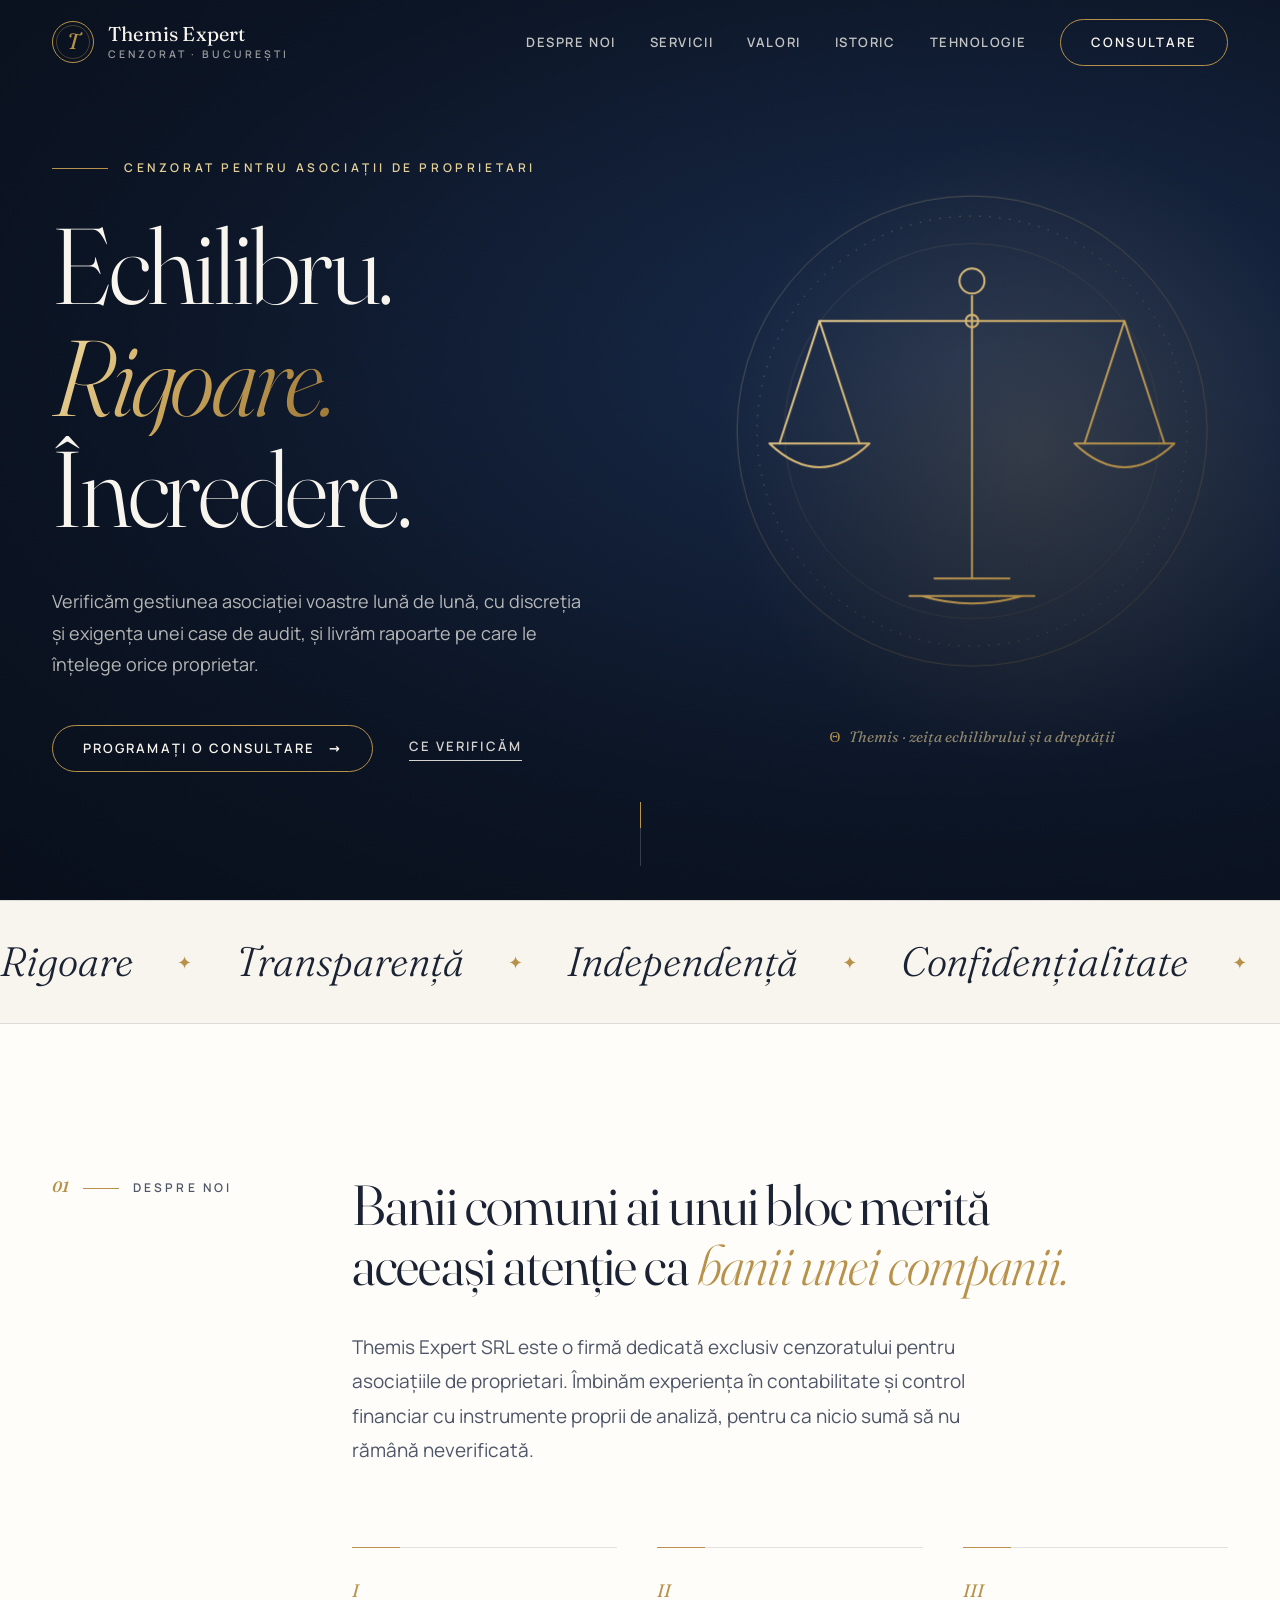
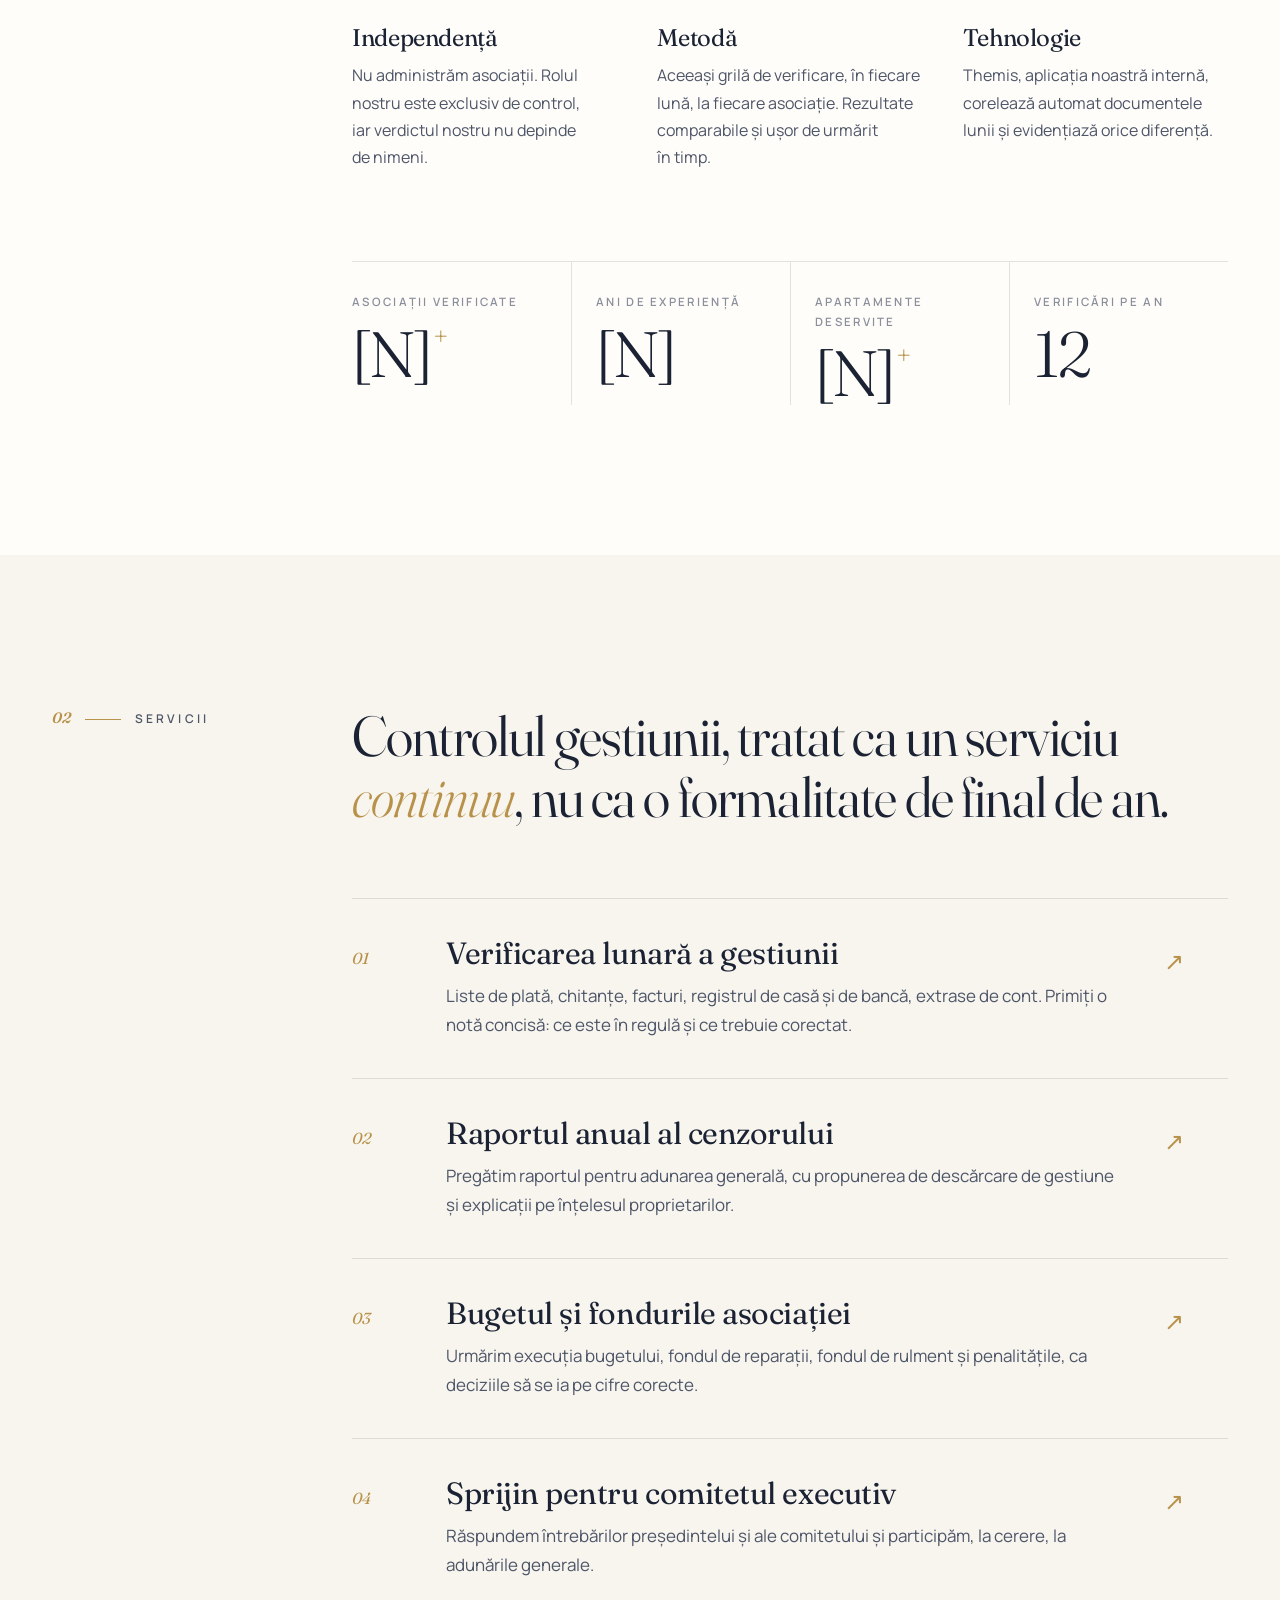
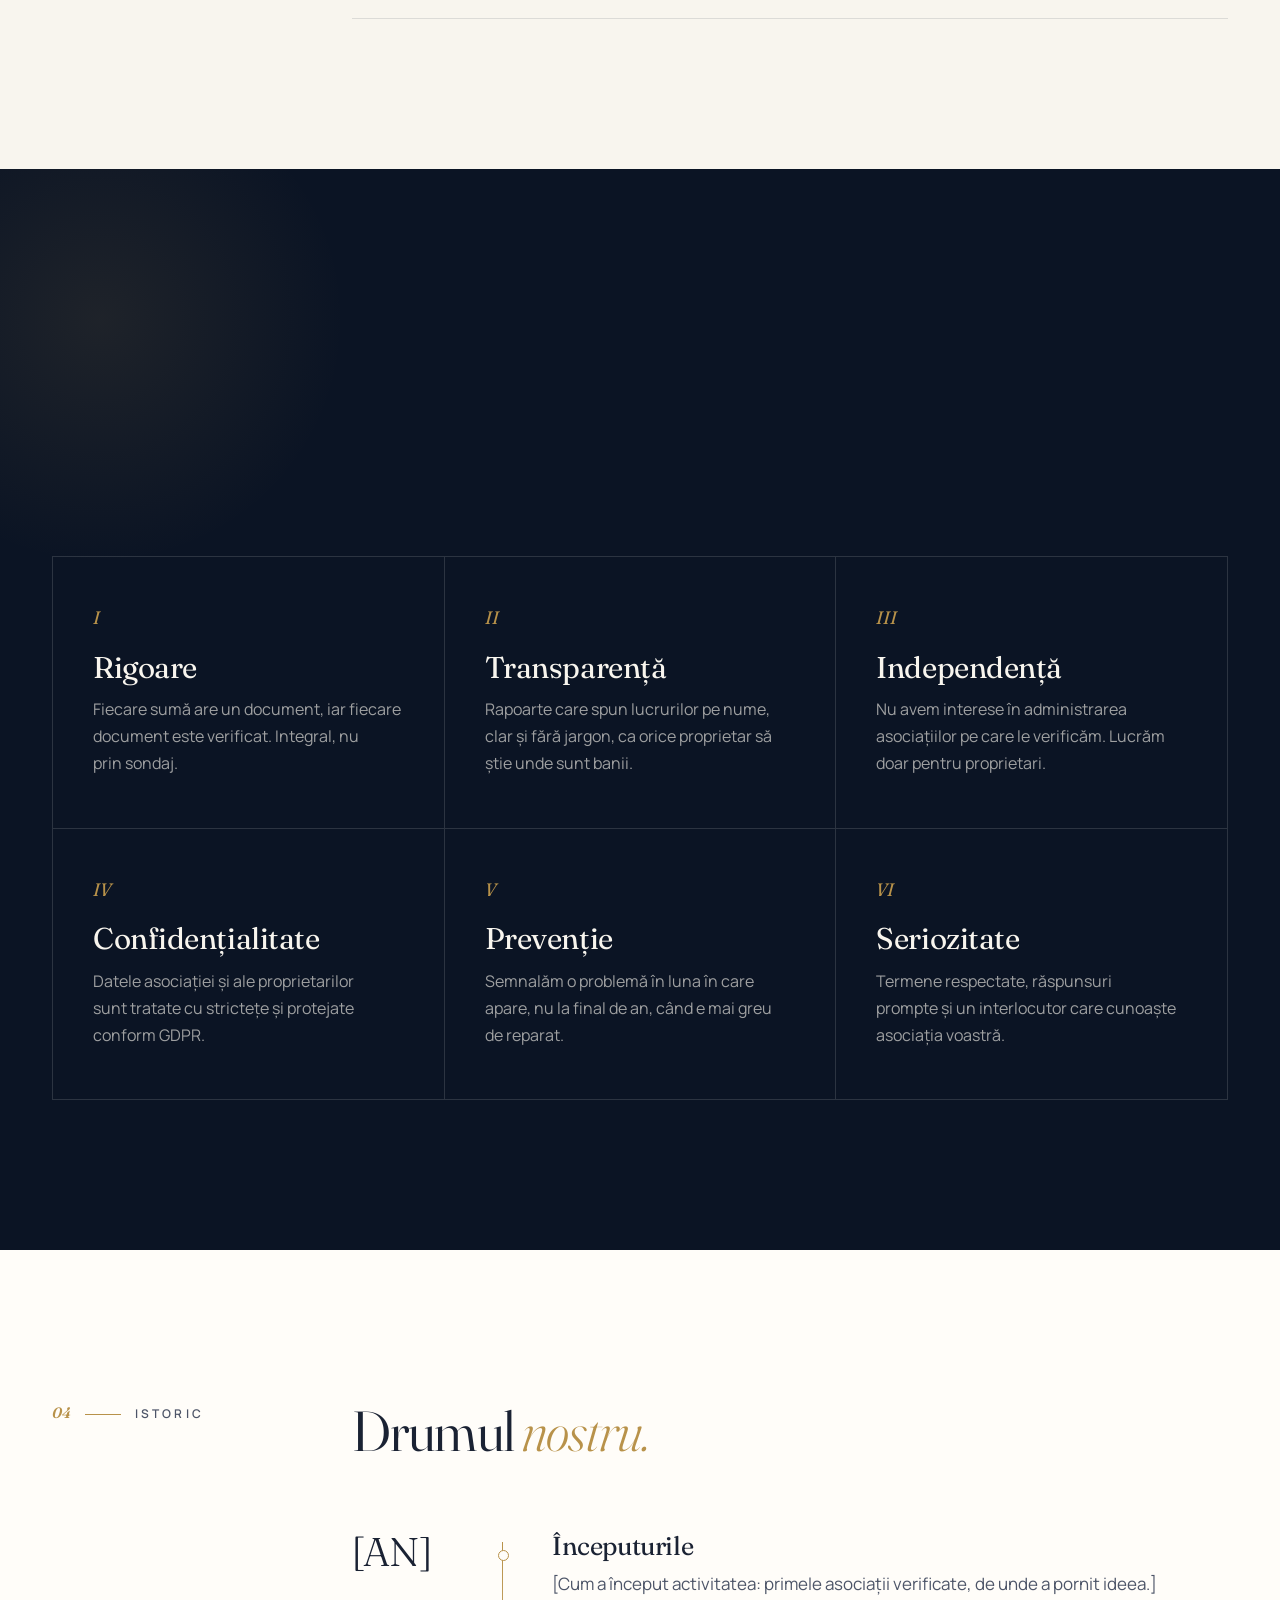
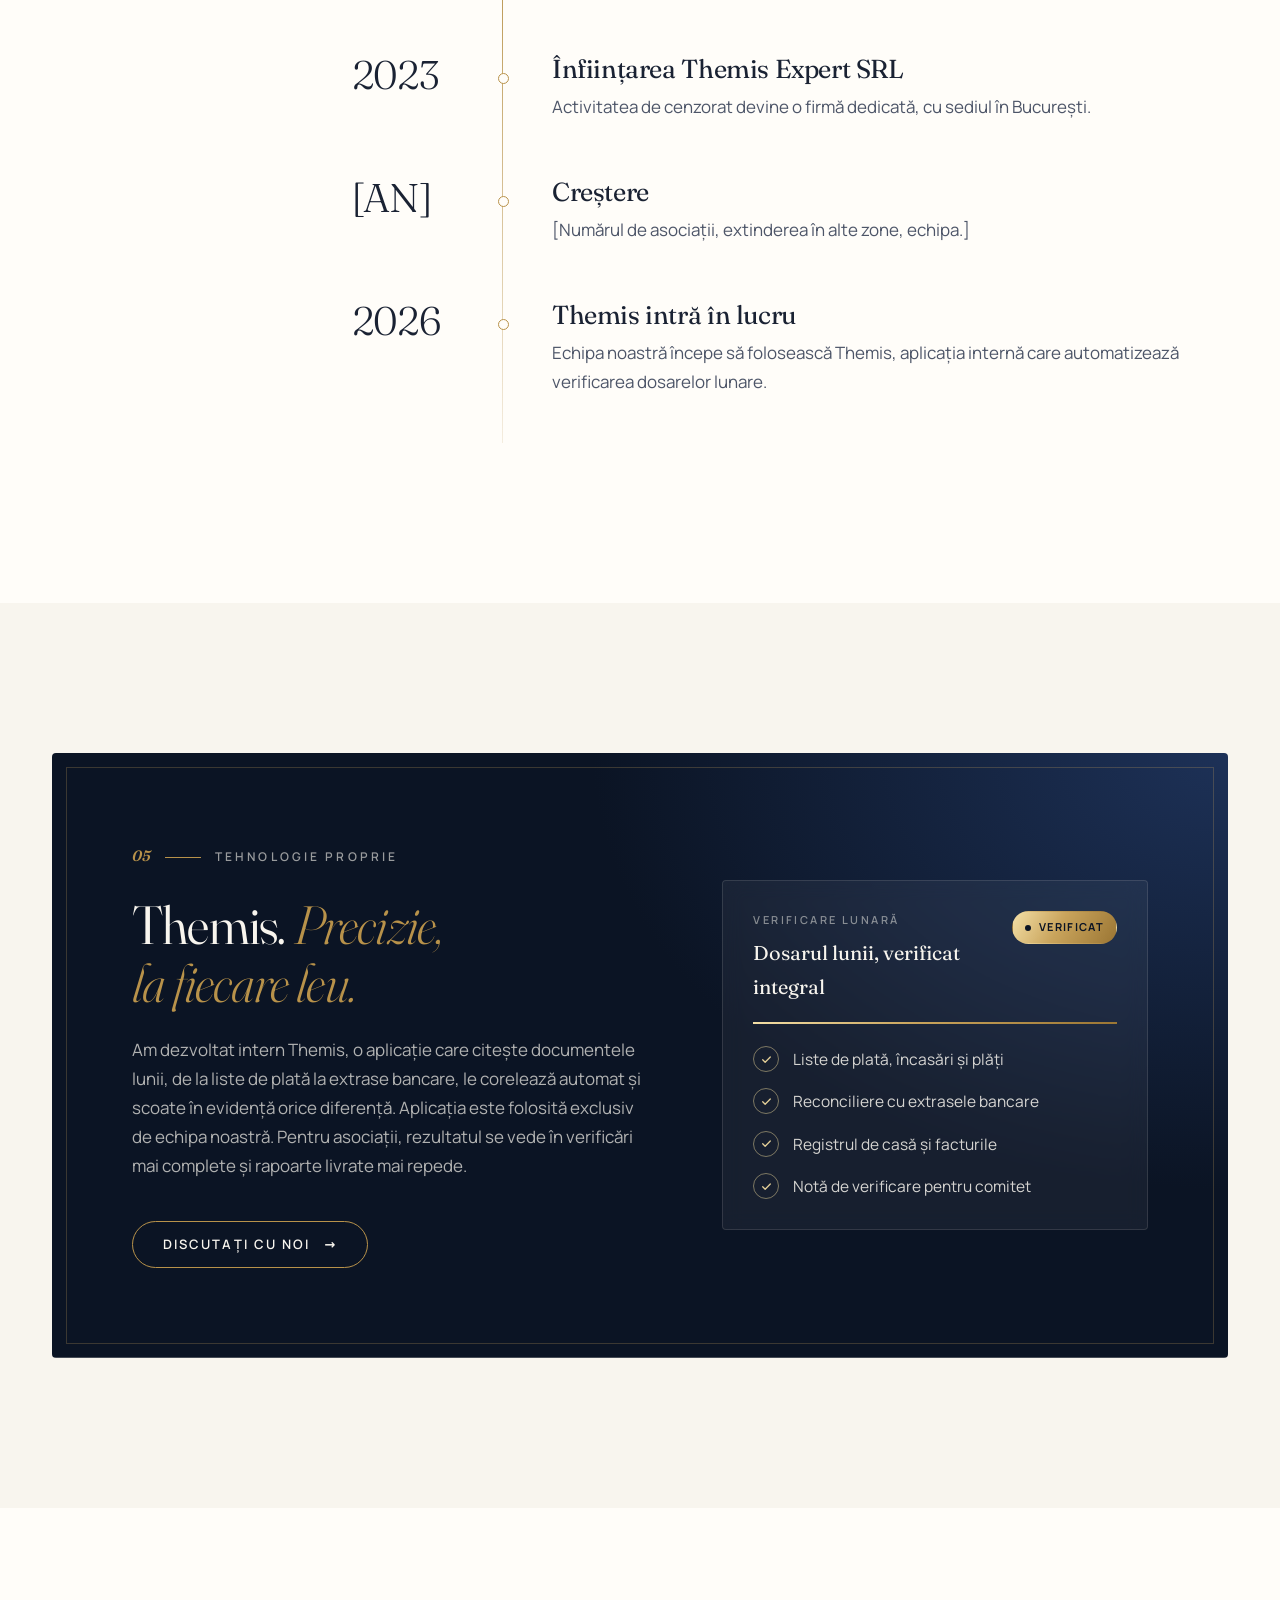
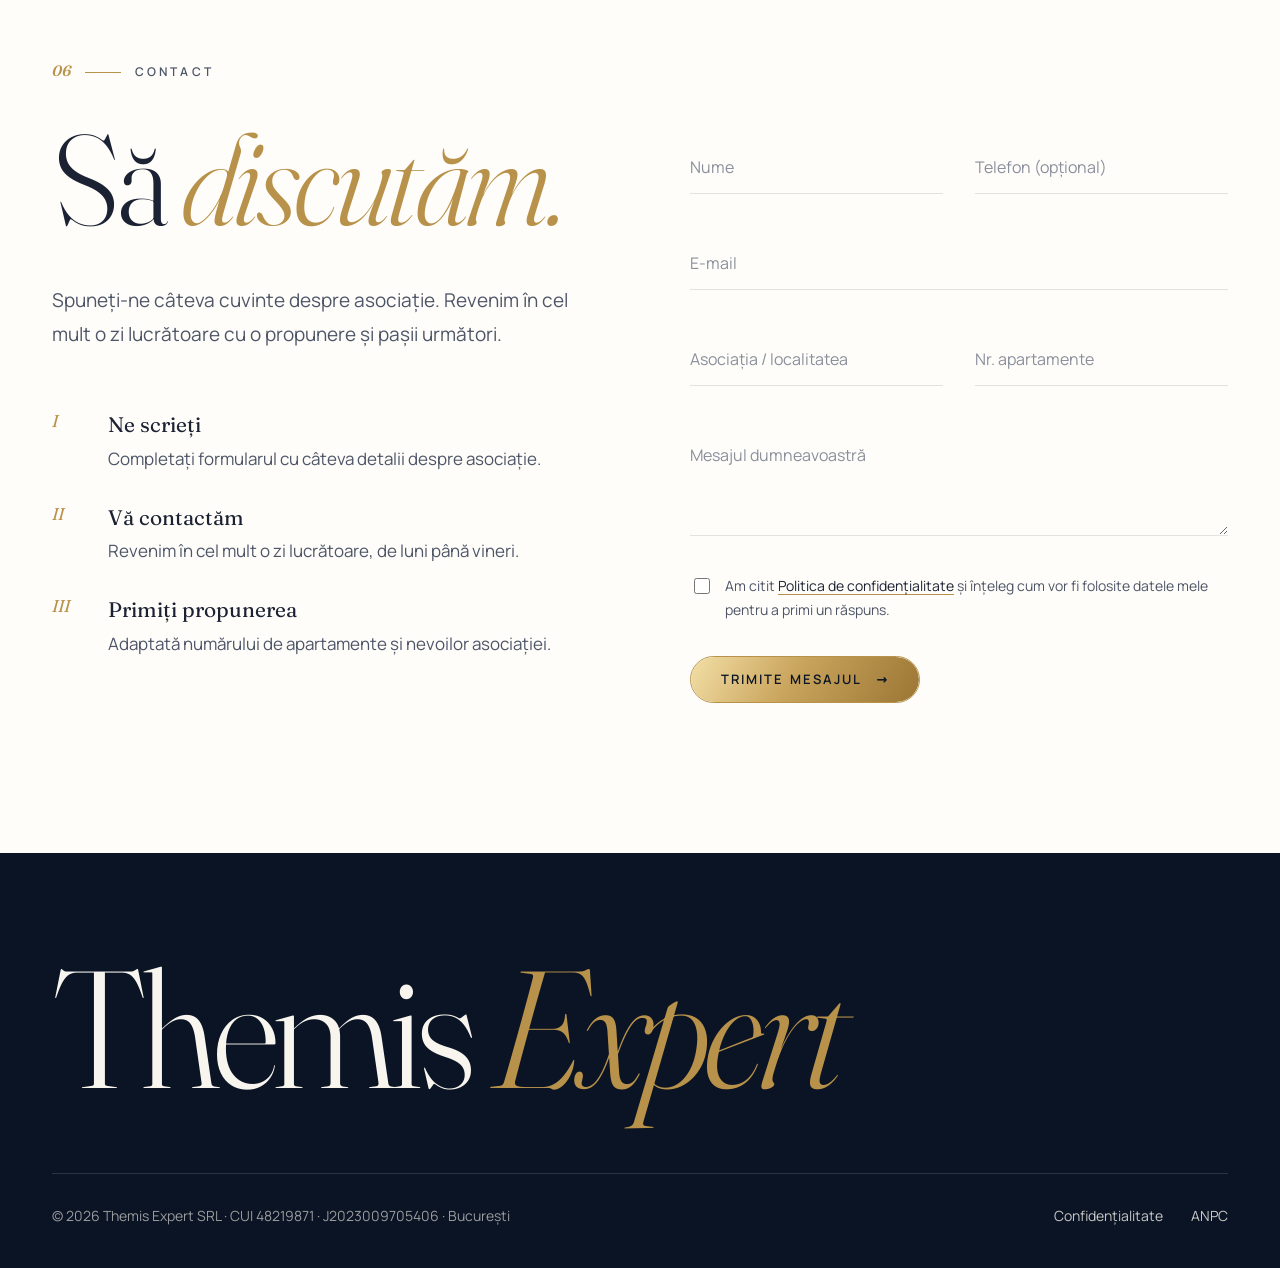
<file: index.html>
<!doctype html>
<html lang="ro">
<head>
  <meta charset="utf-8">
  <meta name="viewport" content="width=device-width, initial-scale=1">
  <title>Themis Expert – Cenzorat pentru asociații de proprietari</title>
  <meta name="description" content="Themis Expert SRL oferă servicii de cenzorat pentru asociațiile de proprietari: verificarea lunară a gestiunii, rapoarte clare pentru adunarea generală și conformitate cu Legea 196/2018.">
  <meta name="theme-color" content="#0b1424">
  <link rel="canonical" href="https://administrez.ro/">
  <meta property="og:type" content="website">
  <meta property="og:title" content="Themis Expert – Cenzorat pentru asociații de proprietari">
  <meta property="og:description" content="Echilibru, rigoare și încredere în gestiunea asociației voastre.">
  <meta property="og:url" content="https://administrez.ro/">
  <meta property="og:locale" content="ro_RO">
  <link rel="icon" href="assets/favicon.svg" type="image/svg+xml">
  <link rel="preload" href="assets/fonts/fraunces-latin-opsz-normal.woff2" as="font" type="font/woff2" crossorigin>
  <link rel="preload" href="assets/fonts/manrope-latin-wght-normal.woff2" as="font" type="font/woff2" crossorigin>
  <link rel="stylesheet" href="assets/style.css?v=4">
  <script type="application/ld+json">
  {
    "@context": "https://schema.org",
    "@type": "ProfessionalService",
    "name": "Themis Expert SRL",
    "url": "https://administrez.ro/",
    "description": "Servicii de cenzorat pentru asociații de proprietari.",
    "areaServed": "RO",
    "taxID": "48219871"
  }
  </script>
</head>
<body class="acasa">
<a class="skip" href="#continut">Sari la conținut</a>

<header class="site-header peste" id="antet">
  <div class="wrap">
    <a class="logo" href="./" aria-label="Themis Expert – acasă">
      <span class="monogram" aria-hidden="true">T</span>
      <span class="logo-text">Themis Expert<small>Cenzorat · București</small></span>
    </a>
    <button class="menu-toggle" aria-expanded="false" aria-controls="nav" aria-label="Deschide meniul">
      <span></span><span></span>
    </button>
    <nav class="nav" id="nav" aria-label="Meniu principal">
      <a href="#despre">Despre noi</a>
      <a href="#servicii">Servicii</a>
      <a href="#valori">Valori</a>
      <a href="#istoric">Istoric</a>
      <a href="#tehnologie">Tehnologie</a>
      <a class="btn btn-aur" href="#contact"><span>Consultare</span></a>
    </nav>
  </div>
</header>

<main id="continut">

  <!-- HERO -->
  <section class="hero" aria-labelledby="titlu">
    <div class="hero-glow" aria-hidden="true"></div>
    <div class="wrap hero-grid">
      <div class="hero-text">
        <p class="supra"><span class="filet" aria-hidden="true"></span>Cenzorat pentru asociații de proprietari</p>
        <h1 id="titlu">
          <span class="linie"><span>Echilibru.</span></span>
          <span class="linie"><span><em>Rigoare.</em></span></span>
          <span class="linie"><span>Încredere.</span></span>
        </h1>
        <p class="lead">Verificăm gestiunea asociației voastre lună de lună, cu discreția și exigența unei case de audit, și livrăm rapoarte pe care le înțelege orice proprietar.</p>
        <div class="hero-actions">
          <a class="btn btn-aur magnetic" href="#contact"><span>Programați o consultare</span><i aria-hidden="true">→</i></a>
          <a class="link-fin" href="#servicii">Ce verificăm</a>
        </div>
      </div>

      <div class="hero-art" aria-hidden="true">
        <svg class="balanta" viewBox="0 0 400 420" fill="none">
          <defs>
            <linearGradient id="aur" gradientUnits="userSpaceOnUse" x1="40" y1="40" x2="360" y2="380">
              <stop offset="0" stop-color="#f3dfa6"/>
              <stop offset=".5" stop-color="#c9a45c"/>
              <stop offset="1" stop-color="#8f6d2f"/>
            </linearGradient>
          </defs>
          <g class="sigiliu" stroke="url(#aur)">
            <circle cx="200" cy="200" r="188" stroke-width=".6" opacity=".35"/>
            <circle cx="200" cy="200" r="172" stroke-width=".6" stroke-dasharray="1 7" opacity=".6"/>
            <circle cx="200" cy="200" r="150" stroke-width=".4" opacity=".25"/>
          </g>
          <g class="desen" stroke="url(#aur)" stroke-width="1.6" stroke-linecap="round" stroke-linejoin="round">
            <path pathLength="1" d="M200 92 V318"/>
            <circle pathLength="1" cx="200" cy="80" r="10"/>
            <path pathLength="1" d="M150 332 H250 M170 318 H230 M160 332 Q200 344 240 332"/>
            <g class="brat">
              <path pathLength="1" d="M78 112 H322"/>
              <circle pathLength="1" cx="200" cy="112" r="5"/>
              <g class="taler stang">
                <path pathLength="1" d="M78 112 L46 210 M78 112 L110 210"/>
                <path pathLength="1" d="M38 210 H118 Q78 248 38 210 Z"/>
              </g>
              <g class="taler drept">
                <path pathLength="1" d="M322 112 L290 210 M322 112 L354 210"/>
                <path pathLength="1" d="M282 210 H362 Q322 248 282 210 Z"/>
              </g>
            </g>
          </g>
        </svg>
        <div class="art-caption"><span>Θ</span> Themis · zeița echilibrului și a dreptății</div>
      </div>
    </div>
    <a class="scroll-cue" href="#despre" aria-label="Derulează la conținut"><span></span></a>
  </section>

  <!-- BANDA DE VALORI -->
  <div class="marquee" aria-hidden="true">
    <div class="marquee-track">
      <span>Rigoare</span><b>✦</b><span>Transparență</span><b>✦</b><span>Independență</span><b>✦</b><span>Confidențialitate</span><b>✦</b><span>Prevenție</span><b>✦</b><span>Seriozitate</span><b>✦</b>
      <span>Rigoare</span><b>✦</b><span>Transparență</span><b>✦</b><span>Independență</span><b>✦</b><span>Confidențialitate</span><b>✦</b><span>Prevenție</span><b>✦</b><span>Seriozitate</span><b>✦</b>
    </div>
  </div>

  <!-- DESPRE -->
  <section id="despre" class="sectiune" aria-labelledby="despre-t">
    <div class="wrap split">
      <div class="eticheta rv"><span class="nr">01</span><span>Despre noi</span></div>
      <div>
        <h2 id="despre-t" class="titlu-mare rv">Banii comuni ai unui bloc merită aceeași atenție ca <em>banii unei companii.</em></h2>
        <p class="text-mare rv">Themis Expert SRL este o firmă dedicată exclusiv cenzoratului pentru asociațiile de proprietari. Îmbinăm experiența în contabilitate și control financiar cu instrumente proprii de analiză, pentru ca nicio sumă să nu rămână neverificată.</p>

        <div class="piloni">
          <article class="pilon rv">
            <span class="roman">I</span>
            <h3>Independență</h3>
            <p>Nu administrăm asociații. Rolul nostru este exclusiv de control, iar verdictul nostru nu depinde de nimeni.</p>
          </article>
          <article class="pilon rv">
            <span class="roman">II</span>
            <h3>Metodă</h3>
            <p>Aceeași grilă de verificare, în fiecare lună, la fiecare asociație. Rezultate comparabile și ușor de urmărit în timp.</p>
          </article>
          <article class="pilon rv">
            <span class="roman">III</span>
            <h3>Tehnologie</h3>
            <p>Themis, aplicația noastră internă, corelează automat documentele lunii și evidențiază orice diferență.</p>
          </article>
        </div>

        <dl class="cifre">
          <div class="rv"><dt>Asociații verificate</dt><dd>[N]<sup>+</sup></dd></div>
          <div class="rv"><dt>Ani de experiență</dt><dd>[N]</dd></div>
          <div class="rv"><dt>Apartamente deservite</dt><dd>[N]<sup>+</sup></dd></div>
          <div class="rv"><dt>Verificări pe an</dt><dd>12</dd></div>
        </dl>
      </div>
    </div>
  </section>

  <!-- SERVICII -->
  <section id="servicii" class="sectiune fond-fildes" aria-labelledby="servicii-t">
    <div class="wrap split">
      <div class="eticheta rv"><span class="nr">02</span><span>Servicii</span></div>
      <div>
        <h2 id="servicii-t" class="titlu-mare rv">Controlul gestiunii, tratat ca un serviciu <em>continuu</em>, nu ca o formalitate de final de an.</h2>
        <ol class="lista-servicii">
          <li class="rv">
            <span class="idx">01</span>
            <div><h3>Verificarea lunară a gestiunii</h3><p>Liste de plată, chitanțe, facturi, registrul de casă și de bancă, extrase de cont. Primiți o notă concisă: ce este în regulă și ce trebuie corectat.</p></div>
            <span class="sageata" aria-hidden="true">↗</span>
          </li>
          <li class="rv">
            <span class="idx">02</span>
            <div><h3>Raportul anual al cenzorului</h3><p>Pregătim raportul pentru adunarea generală, cu propunerea de descărcare de gestiune și explicații pe înțelesul proprietarilor.</p></div>
            <span class="sageata" aria-hidden="true">↗</span>
          </li>
          <li class="rv">
            <span class="idx">03</span>
            <div><h3>Bugetul și fondurile asociației</h3><p>Urmărim execuția bugetului, fondul de reparații, fondul de rulment și penalitățile, ca deciziile să se ia pe cifre corecte.</p></div>
            <span class="sageata" aria-hidden="true">↗</span>
          </li>
          <li class="rv">
            <span class="idx">04</span>
            <div><h3>Sprijin pentru comitetul executiv</h3><p>Răspundem întrebărilor președintelui și ale comitetului și participăm, la cerere, la adunările generale.</p></div>
            <span class="sageata" aria-hidden="true">↗</span>
          </li>
        </ol>
      </div>
    </div>
  </section>

  <!-- VALORI -->
  <section id="valori" class="sectiune intunecat" aria-labelledby="valori-t">
    <div class="wrap">
      <div class="cap-centrat">
        <div class="eticheta rv"><span class="nr">03</span><span>Valori</span></div>
        <h2 id="valori-t" class="titlu-mare rv">Principiile pe care <em>nu le negociem.</em></h2>
      </div>
      <div class="grila-valori">
        <article class="valoare rv"><span class="roman">I</span><h3>Rigoare</h3><p>Fiecare sumă are un document, iar fiecare document este verificat. Integral, nu prin sondaj.</p></article>
        <article class="valoare rv"><span class="roman">II</span><h3>Transparență</h3><p>Rapoarte care spun lucrurilor pe nume, clar și fără jargon, ca orice proprietar să știe unde sunt banii.</p></article>
        <article class="valoare rv"><span class="roman">III</span><h3>Independență</h3><p>Nu avem interese în administrarea asociațiilor pe care le verificăm. Lucrăm doar pentru proprietari.</p></article>
        <article class="valoare rv"><span class="roman">IV</span><h3>Confidențialitate</h3><p>Datele asociației și ale proprietarilor sunt tratate cu strictețe și protejate conform GDPR.</p></article>
        <article class="valoare rv"><span class="roman">V</span><h3>Prevenție</h3><p>Semnalăm o problemă în luna în care apare, nu la final de an, când e mai greu de reparat.</p></article>
        <article class="valoare rv"><span class="roman">VI</span><h3>Seriozitate</h3><p>Termene respectate, răspunsuri prompte și un interlocutor care cunoaște asociația voastră.</p></article>
      </div>
    </div>
  </section>

  <!-- ISTORIC -->
  <section id="istoric" class="sectiune" aria-labelledby="istoric-t">
    <div class="wrap split">
      <div class="eticheta rv"><span class="nr">04</span><span>Istoric</span></div>
      <div>
        <h2 id="istoric-t" class="titlu-mare rv">Drumul <em>nostru.</em></h2>
        <ol class="timeline rv-line">
          <li class="rv"><span class="year">[AN]</span><div><h3>Începuturile</h3><p>[Cum a început activitatea: primele asociații verificate, de unde a pornit ideea.]</p></div></li>
          <li class="rv"><span class="year">2023</span><div><h3>Înființarea Themis Expert SRL</h3><p>Activitatea de cenzorat devine o firmă dedicată, cu sediul în București.</p></div></li>
          <li class="rv"><span class="year">[AN]</span><div><h3>Creștere</h3><p>[Numărul de asociații, extinderea în alte zone, echipa.]</p></div></li>
          <li class="rv"><span class="year">2026</span><div><h3>Themis intră în lucru</h3><p>Echipa noastră începe să folosească Themis, aplicația internă care automatizează verificarea dosarelor lunare.</p></div></li>
        </ol>
      </div>
    </div>
  </section>

  <!-- TEHNOLOGIE -->
  <section id="tehnologie" class="sectiune fond-fildes" aria-labelledby="themis-t">
    <div class="wrap">
      <div class="panou-themis rv">
        <div class="pt-text">
          <div class="eticheta deschis"><span class="nr">05</span><span>Tehnologie proprie</span></div>
          <h2 id="themis-t">Themis. <em>Precizie, la fiecare leu.</em></h2>
          <p>Am dezvoltat intern Themis, o aplicație care citește documentele lunii, de la liste de plată la extrase bancare, le corelează automat și scoate în evidență orice diferență. Aplicația este folosită exclusiv de echipa noastră. Pentru asociații, rezultatul se vede în verificări mai complete și rapoarte livrate mai repede.</p>
          <a class="btn btn-aur magnetic" href="#contact"><span>Discutați cu noi</span><i aria-hidden="true">→</i></a>
        </div>
        <div class="pt-card" aria-label="Exemplu de verificare lunară">
          <div class="hc-top">
            <div><span class="hc-label">Verificare lunară</span><strong class="hc-title">Dosarul lunii, verificat integral</strong></div>
            <span class="hc-pill" aria-hidden="true"><span class="dot"></span><span class="tw"><span class="t1">În lucru</span><span class="t2">Verificat</span></span></span>
          </div>
          <div class="hc-bar" aria-hidden="true"><span></span></div>
          <ul class="check-list">
            <li><span class="ic" aria-hidden="true"><svg viewBox="0 0 24 24"><path d="M5 12.5l4.5 4.5L19 7.5"/></svg></span><span>Liste de plată, încasări și plăți</span></li>
            <li><span class="ic" aria-hidden="true"><svg viewBox="0 0 24 24"><path d="M5 12.5l4.5 4.5L19 7.5"/></svg></span><span>Reconciliere cu extrasele bancare</span></li>
            <li><span class="ic" aria-hidden="true"><svg viewBox="0 0 24 24"><path d="M5 12.5l4.5 4.5L19 7.5"/></svg></span><span>Registrul de casă și facturile</span></li>
            <li><span class="ic" aria-hidden="true"><svg viewBox="0 0 24 24"><path d="M5 12.5l4.5 4.5L19 7.5"/></svg></span><span>Notă de verificare pentru comitet</span></li>
          </ul>
        </div>
      </div>
    </div>
  </section>

  <!-- CONTACT -->
  <section id="contact" class="sectiune" aria-labelledby="contact-t">
    <div class="wrap contact">
      <div>
        <div class="eticheta rv"><span class="nr">06</span><span>Contact</span></div>
        <h2 id="contact-t" class="titlu-urias rv">Să <em>discutăm.</em></h2>
        <p class="text-mare rv">Spuneți-ne câteva cuvinte despre asociație. Revenim în cel mult o zi lucrătoare cu o propunere și pașii următori.</p>
        <ol class="pasi">
          <li class="rv"><span>I</span><div><b>Ne scrieți</b>Completați formularul cu câteva detalii despre asociație.</div></li>
          <li class="rv"><span>II</span><div><b>Vă contactăm</b>Revenim în cel mult o zi lucrătoare, de luni până vineri.</div></li>
          <li class="rv"><span>III</span><div><b>Primiți propunerea</b>Adaptată numărului de apartamente și nevoilor asociației.</div></li>
        </ol>
      </div>

      <form class="formular rv" action="contact.php" method="post" novalidate>
        <div id="form-status" role="status" aria-live="polite"></div>
        <div class="two">
          <div class="field"><input id="nume" name="nume" autocomplete="name" required maxlength="100" placeholder=" "><label for="nume">Nume</label></div>
          <div class="field"><input id="telefon" name="telefon" type="tel" autocomplete="tel" maxlength="30" placeholder=" "><label for="telefon">Telefon (opțional)</label></div>
        </div>
        <div class="field"><input id="email" name="email" type="email" autocomplete="email" required maxlength="150" placeholder=" "><label for="email">E-mail</label></div>
        <div class="two">
          <div class="field"><input id="asociatie" name="asociatie" maxlength="150" placeholder=" "><label for="asociatie">Asociația / localitatea</label></div>
          <div class="field"><input id="apartamente" name="apartamente" inputmode="numeric" maxlength="6" placeholder=" "><label for="apartamente">Nr. apartamente</label></div>
        </div>
        <div class="field"><textarea id="mesaj" name="mesaj" required maxlength="3000" placeholder=" "></textarea><label for="mesaj">Mesajul dumneavoastră</label></div>
        <div class="hp" aria-hidden="true"><label for="website">Nu completați</label><input id="website" name="website" tabindex="-1" autocomplete="off"></div>
        <input type="hidden" name="t" id="form-t" value="">
        <label class="consent"><input type="checkbox" name="acord" value="1" required> <span>Am citit <a href="confidentialitate.html">Politica de confidențialitate</a> și înțeleg cum vor fi folosite datele mele pentru a primi un răspuns.</span></label>
        <button class="btn btn-aur btn-plin magnetic" type="submit"><span>Trimite mesajul</span><i aria-hidden="true">→</i></button>
      </form>
    </div>
  </section>

</main>

<footer class="site-footer">
  <div class="wrap">
    <p class="marca-mare" aria-hidden="true">Themis <em>Expert</em></p>
    <div class="footer-jos">
      <div>© <span id="an">2026</span> Themis Expert SRL · CUI 48219871 · J2023009705406 · București</div>
      <div class="footer-links">
        <a href="confidentialitate.html">Confidențialitate</a>
        <a href="https://anpc.ro/" rel="noopener" target="_blank">ANPC</a>
      </div>
    </div>
  </div>
</footer>

<script src="assets/main.js?v=4" defer></script>
</body>
</html>
</file>
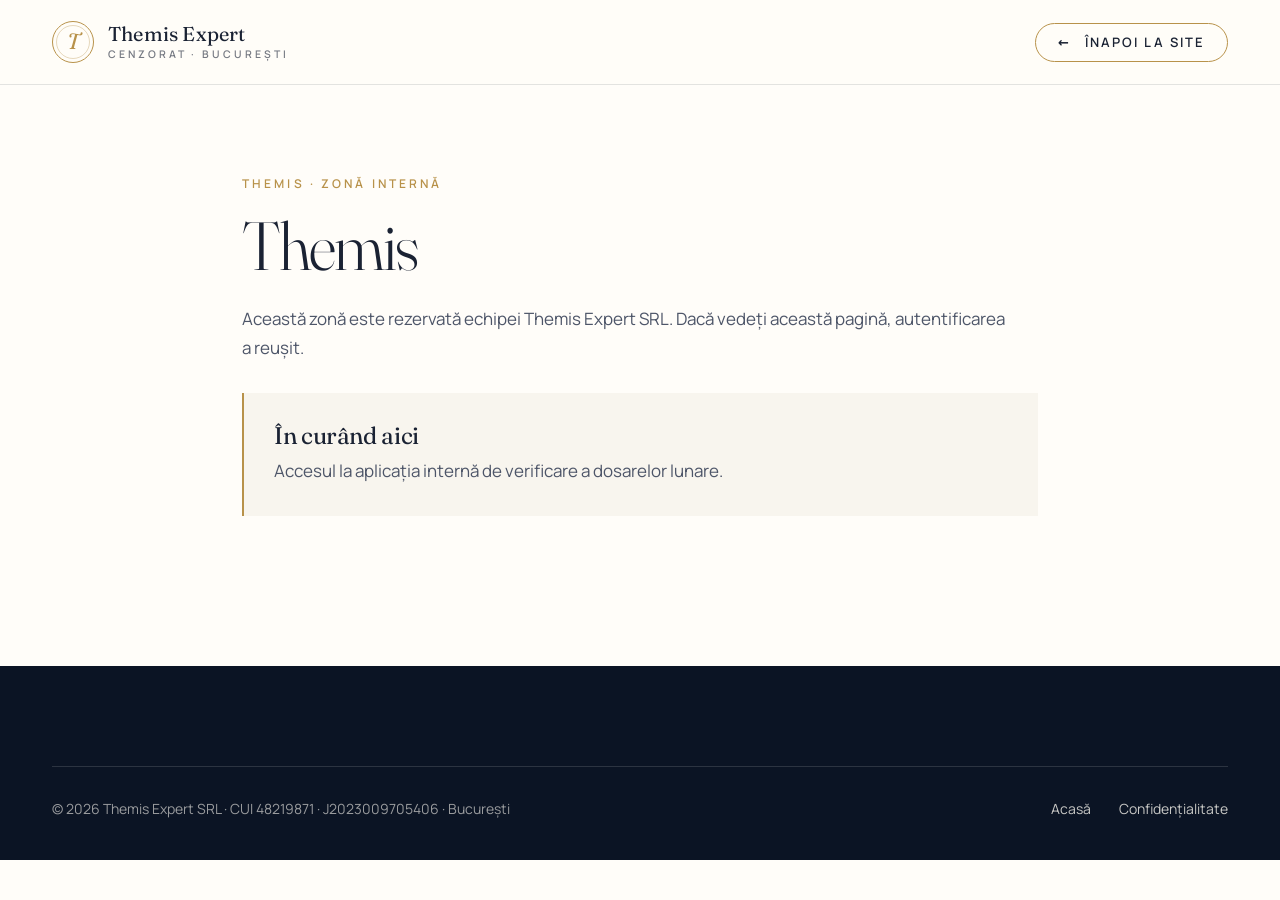
<file: themis/index.html>
<!doctype html>
<html lang="ro">
<head>
  <meta name="robots" content="noindex, nofollow">
  <meta charset="utf-8">
  <meta name="viewport" content="width=device-width, initial-scale=1">
  <title>Themis – zonă internă</title>
  <meta name="description" content="Zonă internă Themis Expert.">
  <link rel="icon" href="../assets/favicon.svg" type="image/svg+xml">
  <link rel="stylesheet" href="../assets/style.css?v=4">
</head>
<body>
<header class="site-header">
  <div class="wrap">
    <a class="logo" href="/" aria-label="Themis Expert – acasă">
      <span class="monogram" aria-hidden="true">T</span>
      <span class="logo-text">Themis Expert<small>Cenzorat · București</small></span>
    </a>
    <a class="btn btn-ghost" href="/"><i aria-hidden="true">←</i><span>Înapoi la site</span></a>
  </div>
</header>
<main class="page">
  <div class="wrap">
    <span class="kicker">Themis · Zonă internă</span>
    <h1>Themis</h1>
    <p>Această zonă este rezervată echipei Themis Expert SRL. Dacă vedeți această pagină, autentificarea a reușit.</p>
    <div class="card">
      <h3>În curând aici</h3>
      <p>Accesul la aplicația internă de verificare a dosarelor lunare.</p>
    </div>
  </div>
</main>
<footer class="site-footer">
  <div class="wrap">
    <div class="footer-jos">
      <div>© 2026 Themis Expert SRL · CUI 48219871 · J2023009705406 · București</div>
      <div class="footer-links"><a href="/">Acasă</a><a href="/confidentialitate.html">Confidențialitate</a></div>
    </div>
  </div>
</footer>
</body>
</html>
</file>
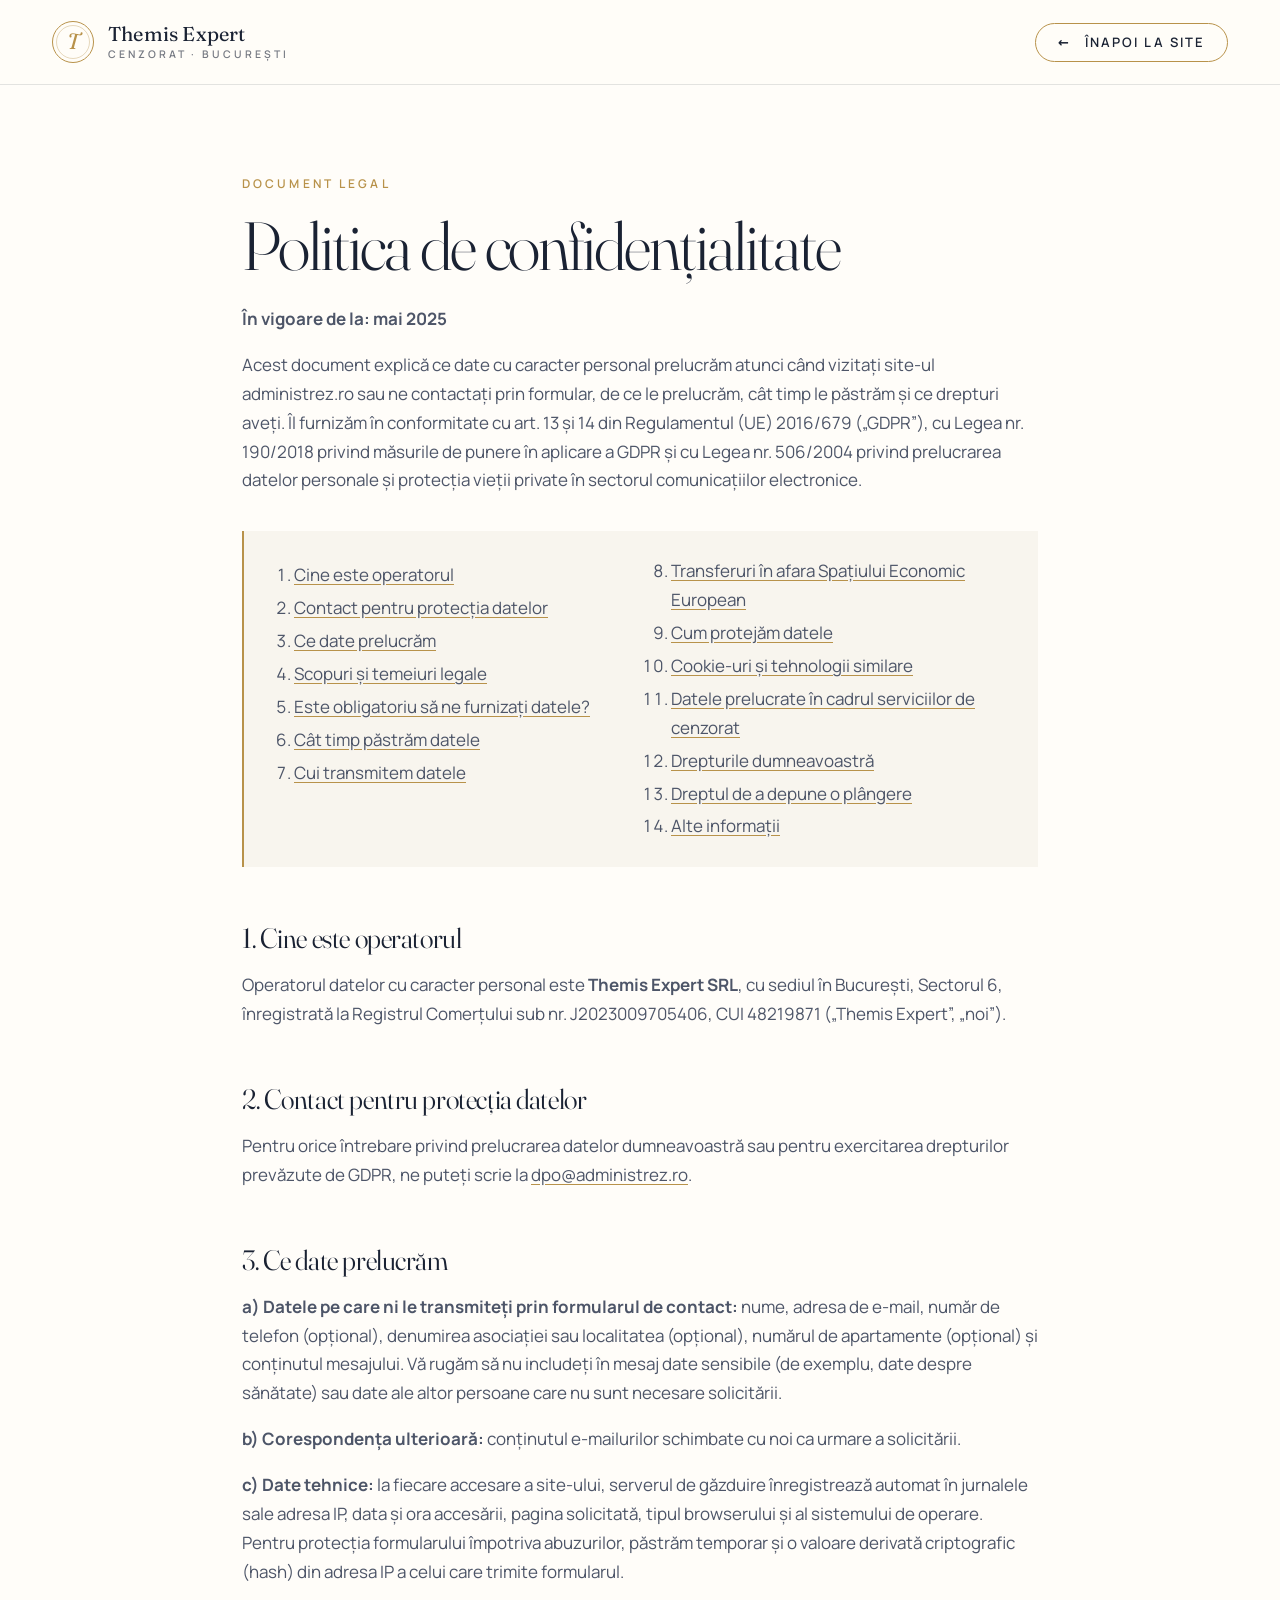
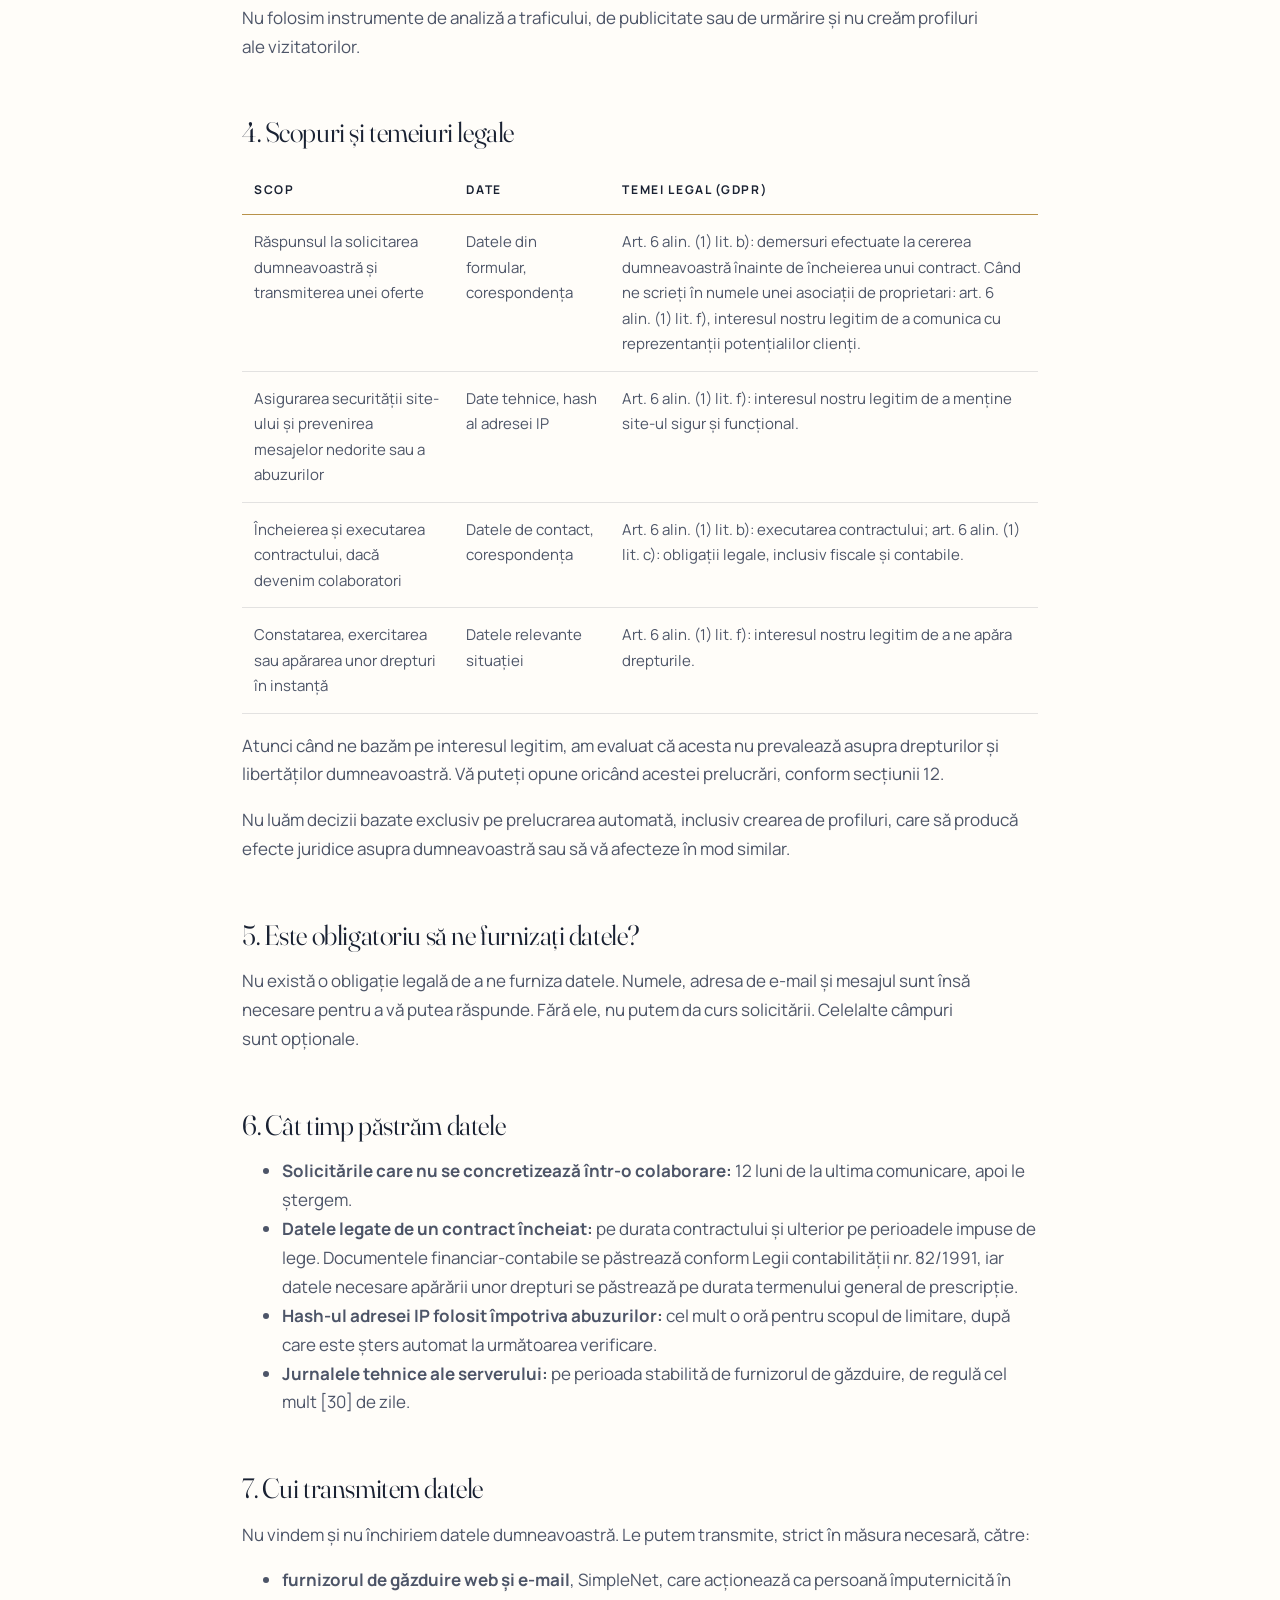
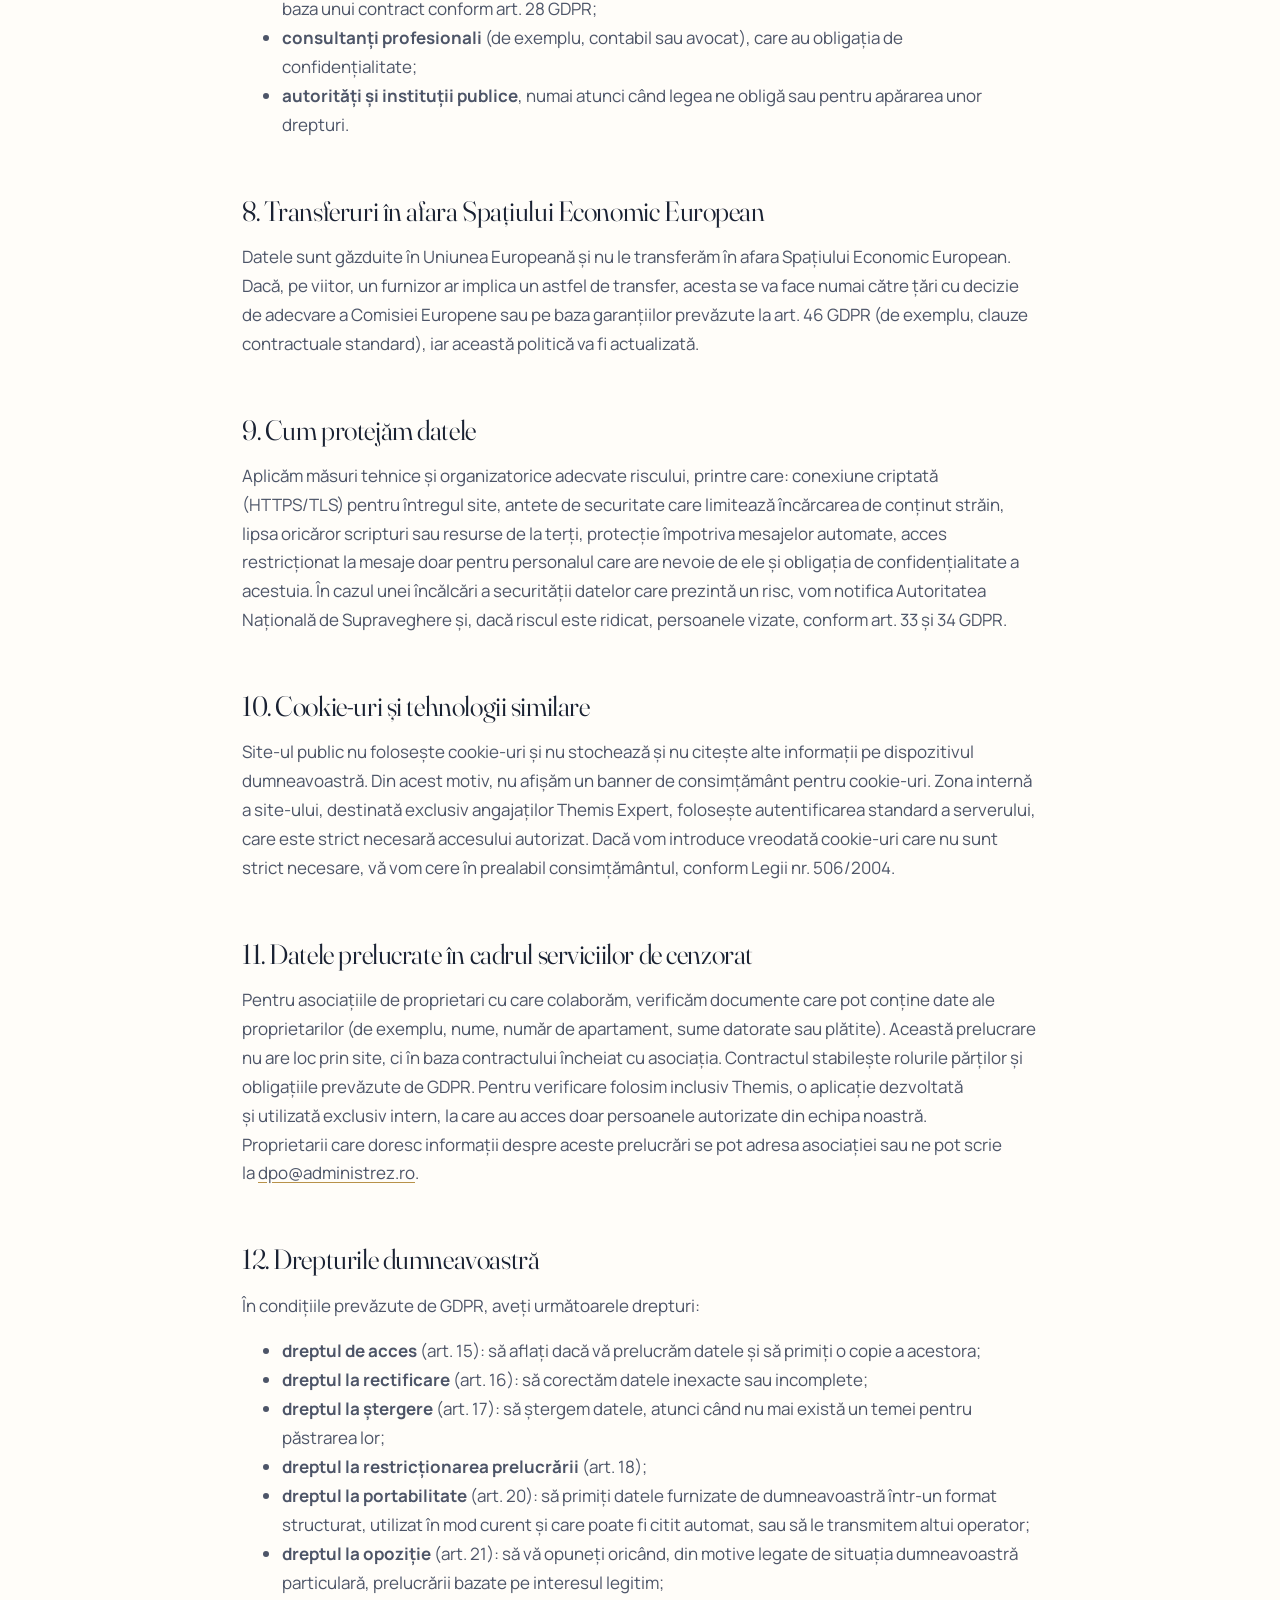
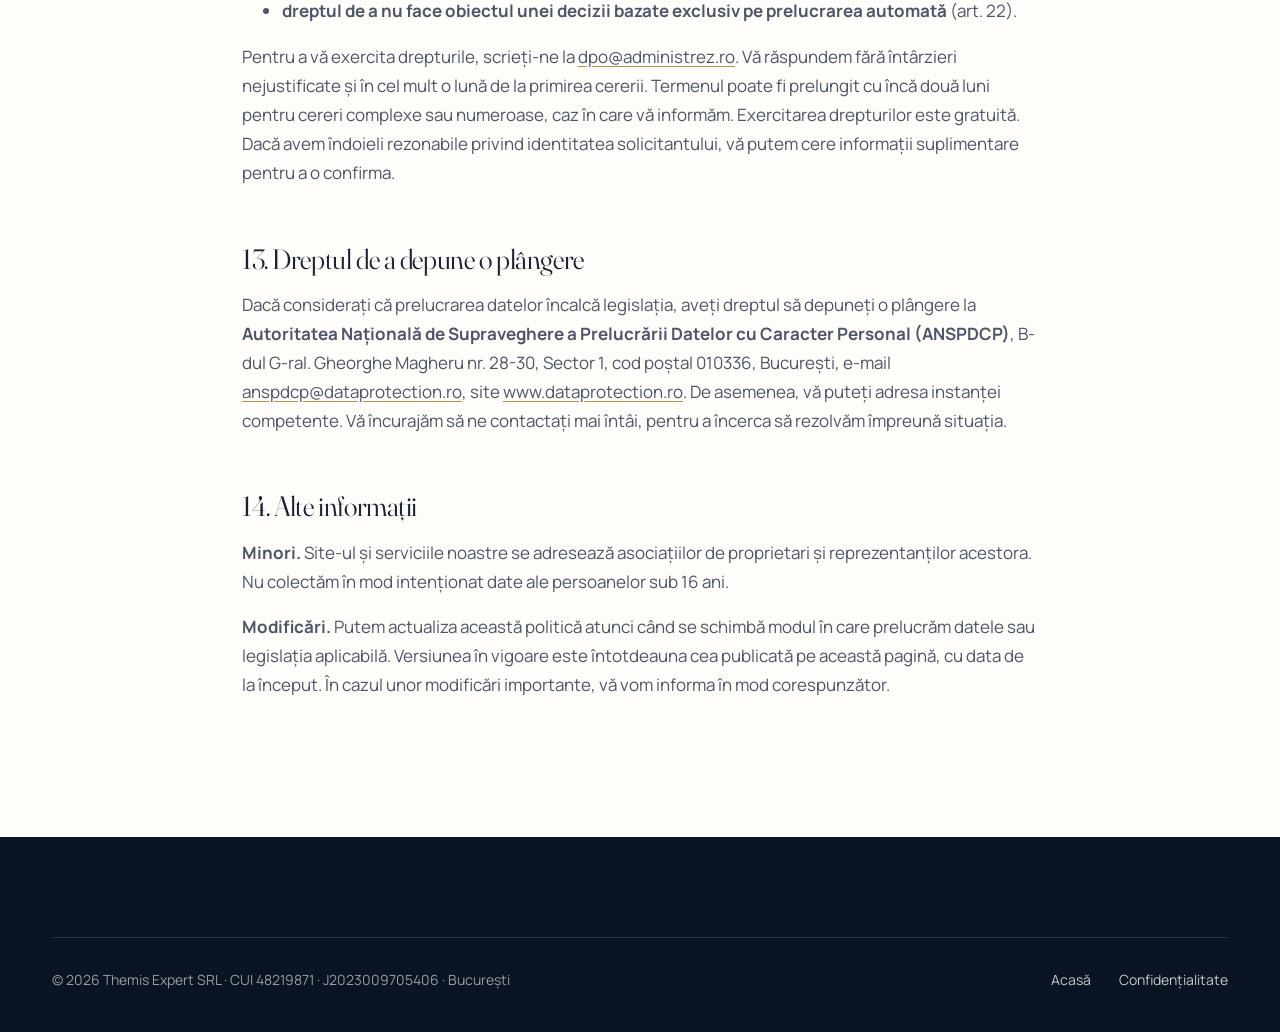
<file: confidentialitate.html>
<!doctype html>
<html lang="ro">
<head>
  <meta charset="utf-8">
  <meta name="viewport" content="width=device-width, initial-scale=1">
  <title>Politica de confidențialitate – Themis Expert</title>
  <meta name="description" content="Cum prelucrează Themis Expert SRL datele cu caracter personal, conform GDPR.">
  <link rel="icon" href="assets/favicon.svg" type="image/svg+xml">
  <link rel="stylesheet" href="assets/style.css?v=4">
</head>
<body>
<header class="site-header">
  <div class="wrap">
    <a class="logo" href="/" aria-label="Themis Expert – acasă">
      <span class="monogram" aria-hidden="true">T</span>
      <span class="logo-text">Themis Expert<small>Cenzorat · București</small></span>
    </a>
    <a class="btn btn-ghost" href="/"><i aria-hidden="true">←</i><span>Înapoi la site</span></a>
  </div>
</header>
<main class="page">
  <div class="wrap">
    <span class="kicker">Document legal</span>
    <h1>Politica de confidențialitate</h1>
    <p><strong>În vigoare de la: mai 2025</strong></p>
    <p>Acest document explică ce date cu caracter personal prelucrăm atunci când vizitați site-ul administrez.ro sau ne contactați prin formular, de ce le prelucrăm, cât timp le păstrăm și ce drepturi aveți. Îl furnizăm în conformitate cu art. 13 și 14 din Regulamentul (UE) 2016/679 („GDPR”), cu Legea nr. 190/2018 privind măsurile de punere în aplicare a GDPR și cu Legea nr. 506/2004 privind prelucrarea datelor personale și protecția vieții private în sectorul comunicațiilor electronice.</p>

    <nav class="toc" aria-label="Cuprins">
      <ol>
        <li><a href="#operator">Cine este operatorul</a></li>
        <li><a href="#contact-date">Contact pentru protecția datelor</a></li>
        <li><a href="#date">Ce date prelucrăm</a></li>
        <li><a href="#scopuri">Scopuri și temeiuri legale</a></li>
        <li><a href="#obligatoriu">Este obligatoriu să ne furnizați datele?</a></li>
        <li><a href="#pastrare">Cât timp păstrăm datele</a></li>
        <li><a href="#destinatari">Cui transmitem datele</a></li>
        <li><a href="#transferuri">Transferuri în afara Spațiului Economic European</a></li>
        <li><a href="#securitate">Cum protejăm datele</a></li>
        <li><a href="#cookies">Cookie-uri și tehnologii similare</a></li>
        <li><a href="#clienti">Datele prelucrate în cadrul serviciilor de cenzorat</a></li>
        <li><a href="#drepturi">Drepturile dumneavoastră</a></li>
        <li><a href="#plangere">Dreptul de a depune o plângere</a></li>
        <li><a href="#alte">Alte informații</a></li>
      </ol>
    </nav>

    <h2 id="operator">1. Cine este operatorul</h2>
    <p>Operatorul datelor cu caracter personal este <strong>Themis Expert SRL</strong>, cu sediul în București, Sectorul 6, înregistrată la Registrul Comerțului sub nr. J2023009705406, CUI 48219871 („Themis Expert”, „noi”).</p>

    <h2 id="contact-date">2. Contact pentru protecția datelor</h2>
    <p>Pentru orice întrebare privind prelucrarea datelor dumneavoastră sau pentru exercitarea drepturilor prevăzute de GDPR, ne puteți scrie la <a href="mailto:dpo@administrez.ro">dpo@administrez.ro</a>.</p>

    <h2 id="date">3. Ce date prelucrăm</h2>
    <p><strong>a) Datele pe care ni le transmiteți prin formularul de contact:</strong> nume, adresa de e-mail, număr de telefon (opțional), denumirea asociației sau localitatea (opțional), numărul de apartamente (opțional) și conținutul mesajului. Vă rugăm să nu includeți în mesaj date sensibile (de exemplu, date despre sănătate) sau date ale altor persoane care nu sunt necesare solicitării.</p>
    <p><strong>b) Corespondența ulterioară:</strong> conținutul e-mailurilor schimbate cu noi ca urmare a solicitării.</p>
    <p><strong>c) Date tehnice:</strong> la fiecare accesare a site-ului, serverul de găzduire înregistrează automat în jurnalele sale adresa IP, data și ora accesării, pagina solicitată, tipul browserului și al sistemului de operare. Pentru protecția formularului împotriva abuzurilor, păstrăm temporar și o valoare derivată criptografic (hash) din adresa IP a celui care trimite formularul.</p>
    <p>Nu folosim instrumente de analiză a traficului, de publicitate sau de urmărire și nu creăm profiluri ale vizitatorilor.</p>

    <h2 id="scopuri">4. Scopuri și temeiuri legale</h2>
    <div class="table-wrap">
    <table>
      <thead><tr><th>Scop</th><th>Date</th><th>Temei legal (GDPR)</th></tr></thead>
      <tbody>
        <tr><td>Răspunsul la solicitarea dumneavoastră și transmiterea unei oferte</td><td>Datele din formular, corespondența</td><td>Art. 6 alin. (1) lit. b): demersuri efectuate la cererea dumneavoastră înainte de încheierea unui contract. Când ne scrieți în numele unei asociații de proprietari: art. 6 alin. (1) lit. f), interesul nostru legitim de a comunica cu reprezentanții potențialilor clienți.</td></tr>
        <tr><td>Asigurarea securității site-ului și prevenirea mesajelor nedorite sau a abuzurilor</td><td>Date tehnice, hash al adresei IP</td><td>Art. 6 alin. (1) lit. f): interesul nostru legitim de a menține site-ul sigur și funcțional.</td></tr>
        <tr><td>Încheierea și executarea contractului, dacă devenim colaboratori</td><td>Datele de contact, corespondența</td><td>Art. 6 alin. (1) lit. b): executarea contractului; art. 6 alin. (1) lit. c): obligații legale, inclusiv fiscale și contabile.</td></tr>
        <tr><td>Constatarea, exercitarea sau apărarea unor drepturi în instanță</td><td>Datele relevante situației</td><td>Art. 6 alin. (1) lit. f): interesul nostru legitim de a ne apăra drepturile.</td></tr>
      </tbody>
    </table>
    </div>
    <p>Atunci când ne bazăm pe interesul legitim, am evaluat că acesta nu prevalează asupra drepturilor și libertăților dumneavoastră. Vă puteți opune oricând acestei prelucrări, conform secțiunii 12.</p>
    <p>Nu luăm decizii bazate exclusiv pe prelucrarea automată, inclusiv crearea de profiluri, care să producă efecte juridice asupra dumneavoastră sau să vă afecteze în mod similar.</p>

    <h2 id="obligatoriu">5. Este obligatoriu să ne furnizați datele?</h2>
    <p>Nu există o obligație legală de a ne furniza datele. Numele, adresa de e-mail și mesajul sunt însă necesare pentru a vă putea răspunde. Fără ele, nu putem da curs solicitării. Celelalte câmpuri sunt opționale.</p>

    <h2 id="pastrare">6. Cât timp păstrăm datele</h2>
    <ul>
      <li><strong>Solicitările care nu se concretizează într-o colaborare:</strong> 12 luni de la ultima comunicare, apoi le ștergem.</li>
      <li><strong>Datele legate de un contract încheiat:</strong> pe durata contractului și ulterior pe perioadele impuse de lege. Documentele financiar-contabile se păstrează conform Legii contabilității nr. 82/1991, iar datele necesare apărării unor drepturi se păstrează pe durata termenului general de prescripție.</li>
      <li><strong>Hash-ul adresei IP folosit împotriva abuzurilor:</strong> cel mult o oră pentru scopul de limitare, după care este șters automat la următoarea verificare.</li>
      <li><strong>Jurnalele tehnice ale serverului:</strong> pe perioada stabilită de furnizorul de găzduire, de regulă cel mult [30] de zile.</li>
    </ul>

    <h2 id="destinatari">7. Cui transmitem datele</h2>
    <p>Nu vindem și nu închiriem datele dumneavoastră. Le putem transmite, strict în măsura necesară, către:</p>
    <ul>
      <li><strong>furnizorul de găzduire web și e-mail</strong>, SimpleNet, care acționează ca persoană împuternicită în baza unui contract conform art. 28 GDPR;</li>
      <li><strong>consultanți profesionali</strong> (de exemplu, contabil sau avocat), care au obligația de confidențialitate;</li>
      <li><strong>autorități și instituții publice</strong>, numai atunci când legea ne obligă sau pentru apărarea unor drepturi.</li>
    </ul>

    <h2 id="transferuri">8. Transferuri în afara Spațiului Economic European</h2>
    <p>Datele sunt găzduite în Uniunea Europeană și nu le transferăm în afara Spațiului Economic European. Dacă, pe viitor, un furnizor ar implica un astfel de transfer, acesta se va face numai către țări cu decizie de adecvare a Comisiei Europene sau pe baza garanțiilor prevăzute la art. 46 GDPR (de exemplu, clauze contractuale standard), iar această politică va fi actualizată.</p>

    <h2 id="securitate">9. Cum protejăm datele</h2>
    <p>Aplicăm măsuri tehnice și organizatorice adecvate riscului, printre care: conexiune criptată (HTTPS/TLS) pentru întregul site, antete de securitate care limitează încărcarea de conținut străin, lipsa oricăror scripturi sau resurse de la terți, protecție împotriva mesajelor automate, acces restricționat la mesaje doar pentru personalul care are nevoie de ele și obligația de confidențialitate a acestuia. În cazul unei încălcări a securității datelor care prezintă un risc, vom notifica Autoritatea Națională de Supraveghere și, dacă riscul este ridicat, persoanele vizate, conform art. 33 și 34 GDPR.</p>

    <h2 id="cookies">10. Cookie-uri și tehnologii similare</h2>
    <p>Site-ul public nu folosește cookie-uri și nu stochează și nu citește alte informații pe dispozitivul dumneavoastră. Din acest motiv, nu afișăm un banner de consimțământ pentru cookie-uri. Zona internă a site-ului, destinată exclusiv angajaților Themis Expert, folosește autentificarea standard a serverului, care este strict necesară accesului autorizat. Dacă vom introduce vreodată cookie-uri care nu sunt strict necesare, vă vom cere în prealabil consimțământul, conform Legii nr. 506/2004.</p>

    <h2 id="clienti">11. Datele prelucrate în cadrul serviciilor de cenzorat</h2>
    <p>Pentru asociațiile de proprietari cu care colaborăm, verificăm documente care pot conține date ale proprietarilor (de exemplu, nume, număr de apartament, sume datorate sau plătite). Această prelucrare nu are loc prin site, ci în baza contractului încheiat cu asociația. Contractul stabilește rolurile părților și obligațiile prevăzute de GDPR. Pentru verificare folosim inclusiv Themis, o aplicație dezvoltată și utilizată exclusiv intern, la care au acces doar persoanele autorizate din echipa noastră. Proprietarii care doresc informații despre aceste prelucrări se pot adresa asociației sau ne pot scrie la <a href="mailto:dpo@administrez.ro">dpo@administrez.ro</a>.</p>

    <h2 id="drepturi">12. Drepturile dumneavoastră</h2>
    <p>În condițiile prevăzute de GDPR, aveți următoarele drepturi:</p>
    <ul>
      <li><strong>dreptul de acces</strong> (art. 15): să aflați dacă vă prelucrăm datele și să primiți o copie a acestora;</li>
      <li><strong>dreptul la rectificare</strong> (art. 16): să corectăm datele inexacte sau incomplete;</li>
      <li><strong>dreptul la ștergere</strong> (art. 17): să ștergem datele, atunci când nu mai există un temei pentru păstrarea lor;</li>
      <li><strong>dreptul la restricționarea prelucrării</strong> (art. 18);</li>
      <li><strong>dreptul la portabilitate</strong> (art. 20): să primiți datele furnizate de dumneavoastră într-un format structurat, utilizat în mod curent și care poate fi citit automat, sau să le transmitem altui operator;</li>
      <li><strong>dreptul la opoziție</strong> (art. 21): să vă opuneți oricând, din motive legate de situația dumneavoastră particulară, prelucrării bazate pe interesul legitim;</li>
      <li><strong>dreptul de a nu face obiectul unei decizii bazate exclusiv pe prelucrarea automată</strong> (art. 22).</li>
    </ul>
    <p>Pentru a vă exercita drepturile, scrieți-ne la <a href="mailto:dpo@administrez.ro">dpo@administrez.ro</a>. Vă răspundem fără întârzieri nejustificate și în cel mult o lună de la primirea cererii. Termenul poate fi prelungit cu încă două luni pentru cereri complexe sau numeroase, caz în care vă informăm. Exercitarea drepturilor este gratuită. Dacă avem îndoieli rezonabile privind identitatea solicitantului, vă putem cere informații suplimentare pentru a o confirma.</p>

    <h2 id="plangere">13. Dreptul de a depune o plângere</h2>
    <p>Dacă considerați că prelucrarea datelor încalcă legislația, aveți dreptul să depuneți o plângere la <strong>Autoritatea Națională de Supraveghere a Prelucrării Datelor cu Caracter Personal (ANSPDCP)</strong>, B-dul G-ral. Gheorghe Magheru nr. 28-30, Sector 1, cod poștal 010336, București, e-mail <a href="mailto:anspdcp@dataprotection.ro">anspdcp@dataprotection.ro</a>, site <a href="https://www.dataprotection.ro" rel="noopener" target="_blank">www.dataprotection.ro</a>. De asemenea, vă puteți adresa instanței competente. Vă încurajăm să ne contactați mai întâi, pentru a încerca să rezolvăm împreună situația.</p>

    <h2 id="alte">14. Alte informații</h2>
    <p><strong>Minori.</strong> Site-ul și serviciile noastre se adresează asociațiilor de proprietari și reprezentanților acestora. Nu colectăm în mod intenționat date ale persoanelor sub 16 ani.</p>
    <p><strong>Modificări.</strong> Putem actualiza această politică atunci când se schimbă modul în care prelucrăm datele sau legislația aplicabilă. Versiunea în vigoare este întotdeauna cea publicată pe această pagină, cu data de la început. În cazul unor modificări importante, vă vom informa în mod corespunzător.</p>
  </div>
</main>
<footer class="site-footer">
  <div class="wrap">
    <div class="footer-jos">
      <div>© 2026 Themis Expert SRL · CUI 48219871 · J2023009705406 · București</div>
      <div class="footer-links"><a href="/">Acasă</a><a href="/confidentialitate.html">Confidențialitate</a></div>
    </div>
  </div>
</footer>
</body>
</html>
</file>
<file: assets/style.css>
/* =====================================================================
   Themis Expert – v4 „Casă de prestigiu”
   Tipografie: Fraunces (titluri) + Manrope (text), găzduite local (fără terți).
   Paletă: cerneală bleumarin, fildeș, aur periat.
   ===================================================================== */

@font-face { font-family: "Fraunces"; font-style: normal; font-display: swap; font-weight: 100 900;
  src: url(fonts/fraunces-latin-ext-opsz-normal.woff2) format("woff2");
  unicode-range: U+0100-02AF,U+0304,U+0308,U+0329,U+1E00-1E9F,U+1EF2-1EFF,U+2020,U+20A0-20AB,U+20AD-20C0,U+2113,U+2C60-2C7F,U+A720-A7FF; }
@font-face { font-family: "Fraunces"; font-style: normal; font-display: swap; font-weight: 100 900;
  src: url(fonts/fraunces-latin-opsz-normal.woff2) format("woff2");
  unicode-range: U+0000-00FF,U+0131,U+0152-0153,U+02BB-02BC,U+02C6,U+02DA,U+02DC,U+0304,U+0308,U+0329,U+2000-206F,U+2074,U+20AC,U+2122,U+2191,U+2193,U+2212,U+2215,U+FEFF,U+FFFD; }
@font-face { font-family: "Fraunces"; font-style: italic; font-display: swap; font-weight: 100 900;
  src: url(fonts/fraunces-latin-ext-opsz-italic.woff2) format("woff2");
  unicode-range: U+0100-02AF,U+0304,U+0308,U+0329,U+1E00-1E9F,U+1EF2-1EFF,U+2020,U+20A0-20AB,U+20AD-20C0,U+2113,U+2C60-2C7F,U+A720-A7FF; }
@font-face { font-family: "Fraunces"; font-style: italic; font-display: swap; font-weight: 100 900;
  src: url(fonts/fraunces-latin-opsz-italic.woff2) format("woff2");
  unicode-range: U+0000-00FF,U+0131,U+0152-0153,U+02BB-02BC,U+02C6,U+02DA,U+02DC,U+0304,U+0308,U+0329,U+2000-206F,U+2074,U+20AC,U+2122,U+2191,U+2193,U+2212,U+2215,U+FEFF,U+FFFD; }
@font-face { font-family: "Manrope"; font-style: normal; font-display: swap; font-weight: 200 800;
  src: url(fonts/manrope-latin-ext-wght-normal.woff2) format("woff2");
  unicode-range: U+0100-02AF,U+0304,U+0308,U+0329,U+1E00-1E9F,U+1EF2-1EFF,U+2020,U+20A0-20AB,U+20AD-20C0,U+2113,U+2C60-2C7F,U+A720-A7FF; }
@font-face { font-family: "Manrope"; font-style: normal; font-display: swap; font-weight: 200 800;
  src: url(fonts/manrope-latin-wght-normal.woff2) format("woff2");
  unicode-range: U+0000-00FF,U+0131,U+0152-0153,U+02BB-02BC,U+02C6,U+02DA,U+02DC,U+0304,U+0308,U+0329,U+2000-206F,U+2074,U+20AC,U+2122,U+2191,U+2193,U+2212,U+2215,U+FEFF,U+FFFD; }

:root {
  --cerneala: #0b1424;
  --cerneala-2: #121f36;
  --fildes: #f8f5ee;
  --fildes-2: #f1ece1;
  --hartie: #fffdf9;
  --text: #1a2233;
  --text-2: #4d5568;
  --text-3: #8a8f9c;
  --aur: #b8924a;
  --aur-deschis: #e4cf98;
  --aur-grad: linear-gradient(120deg, #f3dfa6 0%, #c9a45c 45%, #9b7634 100%);
  --linie: rgba(26, 34, 51, .12);
  --linie-deschisa: rgba(248, 245, 238, .14);
  --serif: "Fraunces", "Iowan Old Style", "Palatino Linotype", Georgia, serif;
  --sans: "Manrope", ui-sans-serif, system-ui, -apple-system, "Segoe UI", Roboto, sans-serif;
  --ease: cubic-bezier(.22, 1, .36, 1);
  --ease-lux: cubic-bezier(.77, 0, .175, 1);
  --max: 1240px;
}

* { box-sizing: border-box; }
html { scroll-behavior: smooth; -webkit-text-size-adjust: 100%; overflow-x: clip; }
body { overflow-x: clip; }
@view-transition { navigation: auto; }
body {
  margin: 0; font-family: var(--sans); font-size: 17px; line-height: 1.7; color: var(--text);
  background: var(--hartie); -webkit-font-smoothing: antialiased; text-rendering: optimizeLegibility;
}
::selection { background: var(--aur-deschis); color: var(--cerneala); }
img, svg { max-width: 100%; display: block; }
a { color: inherit; }
:focus-visible { outline: 2px solid var(--aur); outline-offset: 4px; border-radius: 2px; }
h1, h2, h3 { font-family: var(--serif); font-weight: 350; letter-spacing: -.015em; line-height: 1.08; margin: 0; font-variation-settings: "opsz" 144; text-wrap: balance; }
h3 { font-size: 24px; font-weight: 400; font-variation-settings: "opsz" 36; }
em { font-style: italic; }
h1 em, h2 em, .marca-mare em { color: var(--aur); font-weight: 300; }
p { text-wrap: pretty; }

.wrap { width: 100%; max-width: var(--max); margin: 0 auto; padding: 0 32px; }
.skip { position: absolute; left: -9999px; }
.skip:focus { left: 16px; top: 16px; z-index: 100; background: var(--hartie); padding: 8px 14px; }

/* ---------- Antet ---------- */
.site-header {
  position: fixed; top: 0; left: 0; right: 0; z-index: 50; color: var(--text);
  background: rgba(255, 253, 249, .86); backdrop-filter: blur(14px) saturate(140%); -webkit-backdrop-filter: blur(14px) saturate(140%);
  border-bottom: 1px solid var(--linie);
  transition: background .5s var(--ease), color .5s var(--ease), border-color .5s var(--ease), transform .5s var(--ease);
}
.site-header .wrap { display: flex; align-items: center; justify-content: space-between; height: 84px; gap: 24px; transition: height .5s var(--ease); }
.site-header.scrolled .wrap { height: 68px; }
.site-header.peste:not(.scrolled) { background: transparent; border-color: transparent; color: var(--fildes); backdrop-filter: none; -webkit-backdrop-filter: none; }
.site-header.ascuns-sus { transform: translateY(-100%); }
body:not(.acasa) { padding-top: 84px; }

.logo { display: flex; align-items: center; gap: 14px; text-decoration: none; }
.monogram {
  width: 42px; height: 42px; border-radius: 50%; display: grid; place-items: center;
  font-family: var(--serif); font-size: 22px; font-weight: 400; font-style: italic; color: var(--aur);
  border: 1px solid currentColor; position: relative;
}
.monogram::after { content: ""; position: absolute; inset: 3px; border-radius: 50%; border: 1px solid rgba(184, 146, 74, .35); }
.logo-text { font-family: var(--serif); font-size: 20px; font-weight: 400; letter-spacing: .01em; line-height: 1.1; }
.logo-text small { display: block; font-family: var(--sans); font-size: 10.5px; font-weight: 600; letter-spacing: .28em; text-transform: uppercase; opacity: .6; margin-top: 4px; }

.nav { display: flex; align-items: center; gap: 6px; }
.nav a:not(.btn) {
  position: relative; text-decoration: none; padding: 8px 14px; font-size: 13px; font-weight: 600;
  letter-spacing: .12em; text-transform: uppercase; opacity: .78; transition: opacity .3s;
}
.nav a:not(.btn)::after {
  content: ""; position: absolute; left: 14px; right: 14px; bottom: 2px; height: 1px; background: var(--aur);
  transform: scaleX(0); transform-origin: right; transition: transform .5s var(--ease);
}
.nav a:not(.btn):hover, .nav a.activ { opacity: 1; }
.nav a:not(.btn):hover::after, .nav a.activ::after { transform: scaleX(1); transform-origin: left; }
.nav .btn { margin-left: 14px; }
.menu-toggle { display: none; }

/* ---------- Butoane ---------- */
.btn {
  --bx: 0px; --by: 0px;
  position: relative; display: inline-flex; align-items: center; gap: 14px; overflow: hidden; isolation: isolate;
  padding: 16px 30px; border-radius: 999px; border: 1px solid var(--aur); background: transparent; color: inherit;
  font: 600 13px/1 var(--sans); letter-spacing: .16em; text-transform: uppercase; text-decoration: none; cursor: pointer;
  transform: translate(var(--bx), var(--by)); transition: transform .6s var(--ease), color .5s var(--ease), border-color .5s;
}
.btn::before {
  content: ""; position: absolute; inset: 0; z-index: -1; background: var(--aur-grad);
  transform: translateY(101%); border-radius: inherit; transition: transform .6s var(--ease-lux);
}
.btn:hover { color: var(--cerneala); }
.btn:hover::before { transform: translateY(0); }
.btn i { font-style: normal; transition: transform .5s var(--ease); }
.btn:hover i { transform: translateX(5px); }
.btn-plin { color: var(--cerneala); }
.btn-plin::before { transform: translateY(0); }
.btn-plin:hover::before { filter: brightness(1.08); }
.link-fin {
  text-decoration: none; font-size: 13px; font-weight: 600; letter-spacing: .16em; text-transform: uppercase;
  background: linear-gradient(currentColor, currentColor) 0 100% / 100% 1px no-repeat; padding-bottom: 4px; opacity: .85;
  transition: background-size .5s var(--ease), opacity .3s;
}
.link-fin:hover { background-size: 0 1px; background-position: 100% 100%; opacity: 1; }

/* ---------- Hero ---------- */
.hero {
  position: relative; min-height: 100vh; min-height: 100svh; display: flex; align-items: center; overflow: hidden;
  background: radial-gradient(120% 90% at 75% 40%, #182a4a 0%, var(--cerneala) 55%, #070d18 100%); color: var(--fildes);
  padding: 140px 0 110px;
}
.hero::after { /* granulație fină de hârtie */
  content: ""; position: absolute; inset: 0; pointer-events: none; opacity: .09; mix-blend-mode: overlay;
  background-image: url("data:image/svg+xml,%3Csvg xmlns='http://www.w3.org/2000/svg' width='160' height='160'%3E%3Cfilter id='n'%3E%3CfeTurbulence type='fractalNoise' baseFrequency='.9' numOctaves='3' stitchTiles='stitch'/%3E%3C/filter%3E%3Crect width='100%25' height='100%25' filter='url(%23n)'/%3E%3C/svg%3E");
}
.hero-glow { position: absolute; width: 900px; height: 900px; right: -200px; top: 50%; translate: 0 -50%; border-radius: 50%;
  background: radial-gradient(closest-side, rgba(201, 164, 92, .16), transparent 70%); animation: respira 9s ease-in-out infinite; pointer-events: none; }
@keyframes respira { 50% { transform: scale(1.12); opacity: .7; } }
.hero-grid { position: relative; z-index: 1; display: grid; grid-template-columns: 1.1fr .9fr; gap: 40px; align-items: center; }
.supra { display: flex; align-items: center; gap: 16px; margin: 0 0 34px; font-size: 12px; font-weight: 600; letter-spacing: .3em; text-transform: uppercase; color: var(--aur-deschis); animation: apare 1.2s var(--ease) .1s both; }
.filet { width: 56px; height: 1px; background: var(--aur); transform-origin: left; animation: traseaza 1.4s var(--ease-lux) .2s both; }
@keyframes traseaza { from { transform: scaleX(0); } }
h1 { font-size: clamp(56px, 8.4vw, 124px); font-weight: 300; line-height: .98; letter-spacing: -.03em; }
h1 .linie { display: block; overflow: hidden; padding-bottom: .06em; }
h1 .linie > span { display: inline-block; animation: urca 1.4s var(--ease-lux) both; }
h1 .linie:nth-child(2) > span { animation-delay: .12s; }
h1 .linie:nth-child(3) > span { animation-delay: .24s; }
h1 em { background: var(--aur-grad); -webkit-background-clip: text; background-clip: text; color: transparent; padding-right: .06em; }
@keyframes urca { from { transform: translateY(110%) rotate(2deg); } to { transform: none; } }
@keyframes apare { from { opacity: 0; transform: translateY(16px); } to { opacity: 1; transform: none; } }
.hero .lead { max-width: 30em; font-size: 18px; line-height: 1.75; color: rgba(248, 245, 238, .72); margin: 38px 0 44px; animation: apare 1.2s var(--ease) .6s both; }
.hero-actions { display: flex; align-items: center; gap: 36px; flex-wrap: wrap; animation: apare 1.2s var(--ease) .8s both; }
.hero .btn { color: var(--fildes); }
.hero .btn:hover { color: var(--cerneala); }

.hero-art { position: relative; justify-self: center; width: min(100%, 500px); }
.balanta { width: 100%; height: auto; overflow: visible; transform: translate(var(--px, 0px), var(--py, 0px)); transition: transform 1.2s var(--ease); }
.balanta .sigiliu { transform-origin: 200px 200px; animation: roteste 120s linear infinite, apare 2s var(--ease) .2s both; }
@keyframes roteste { to { transform: rotate(360deg); } }
.balanta .desen [pathLength] { stroke-dasharray: 1; stroke-dashoffset: 1; animation: deseneaza 2.4s var(--ease-lux) forwards; }
.balanta .desen > [pathLength]:nth-child(1) { animation-delay: .3s; }
.balanta .desen > [pathLength]:nth-child(2) { animation-delay: .5s; }
.balanta .desen > [pathLength]:nth-child(3) { animation-delay: .6s; }
.balanta .brat [pathLength] { animation-delay: 1s; }
.balanta .taler [pathLength] { animation-delay: 1.5s; animation-duration: 2s; }
@keyframes deseneaza { to { stroke-dashoffset: 0; } }
.balanta .brat { transform-origin: 200px 112px; animation: echilibru 7s ease-in-out 3s infinite; }
@keyframes echilibru { 0%, 100% { transform: rotate(0); } 25% { transform: rotate(-3.5deg); } 60% { transform: rotate(2deg); } 80% { transform: rotate(-.6deg); } }
.balanta .taler { transform-box: fill-box; }
.art-caption { text-align: center; margin-top: 18px; font-family: var(--serif); font-style: italic; font-size: 15px; color: rgba(228, 207, 152, .6); animation: apare 1.6s var(--ease) 2.6s both; }
.art-caption span { font-style: normal; color: var(--aur); margin-right: 6px; }

.scroll-cue { position: absolute; left: 50%; bottom: 34px; width: 1px; height: 64px; background: rgba(248, 245, 238, .18); overflow: hidden; }
.scroll-cue span { position: absolute; left: 0; top: 0; width: 1px; height: 40%; background: var(--aur); animation: cade 2.2s var(--ease-lux) infinite; }
@keyframes cade { from { transform: translateY(-100%); } to { transform: translateY(260%); } }

/* ---------- Banda de valori ---------- */
.marquee { overflow: hidden; background: var(--fildes); border-block: 1px solid var(--linie); padding: 26px 0; }
.marquee-track { display: flex; width: max-content; align-items: center; gap: 44px; animation: deruleaza 48s linear infinite; }
.marquee span { font-family: var(--serif); font-style: italic; font-weight: 300; font-size: clamp(26px, 3.2vw, 44px); color: var(--text); white-space: nowrap; }
.marquee b { color: var(--aur); font-weight: 400; font-size: 18px; }
.marquee:hover .marquee-track { animation-play-state: paused; }
@keyframes deruleaza { to { transform: translateX(-50%); } }

/* ---------- Secțiuni ---------- */
.sectiune { padding: 150px 0; position: relative; }
.fond-fildes { background: var(--fildes); }
.split { display: grid; grid-template-columns: 240px 1fr; gap: 60px; }
.eticheta { display: flex; align-items: baseline; gap: 14px; font-size: 12px; font-weight: 600; letter-spacing: .26em; text-transform: uppercase; color: var(--text-2); }
.split > .eticheta { position: sticky; top: 120px; align-self: start; }
.eticheta .nr { font-family: var(--serif); font-style: italic; font-size: 15px; letter-spacing: 0; color: var(--aur); }
.eticheta .nr::after { content: ""; display: inline-block; width: 36px; height: 1px; background: var(--aur); vertical-align: middle; margin-left: 14px; }
.titlu-mare { font-size: clamp(34px, 4.4vw, 60px); max-width: 17em; }
.titlu-urias { font-size: clamp(64px, 10vw, 140px); font-weight: 300; letter-spacing: -.035em; margin-top: 26px; }
.text-mare { font-size: 19px; line-height: 1.8; color: var(--text-2); max-width: 36em; margin: 34px 0 0; }

.piloni { display: grid; grid-template-columns: repeat(3, 1fr); gap: 40px; margin-top: 80px; }
.pilon { border-top: 1px solid var(--linie); padding-top: 28px; position: relative; }
.pilon::before { content: ""; position: absolute; top: -1px; left: 0; width: 48px; height: 1px; background: var(--aur); transition: width .8s var(--ease-lux); }
.pilon:hover::before { width: 100%; }
.roman { display: block; font-family: var(--serif); font-style: italic; color: var(--aur); font-size: 18px; margin-bottom: 18px; }
.pilon p, .valoare p { color: var(--text-2); margin: 12px 0 0; font-size: 16px; }

.cifre { display: grid; grid-template-columns: repeat(4, 1fr); margin: 90px 0 0; border-top: 1px solid var(--linie); }
.cifre > div { padding: 30px 24px 0 0; }
.cifre > div + div { padding-left: 24px; border-left: 1px solid var(--linie); }
.cifre dt { font-size: 11.5px; font-weight: 600; letter-spacing: .2em; text-transform: uppercase; color: var(--text-3); }
.cifre dd { margin: 10px 0 0; font-family: var(--serif); font-weight: 300; font-size: clamp(44px, 5vw, 68px); line-height: 1; letter-spacing: -.03em; }
.cifre sup { color: var(--aur); font-size: .45em; vertical-align: top; margin-left: 2px; }

/* Servicii: listă editorială */
.lista-servicii { list-style: none; margin: 70px 0 0; padding: 0; border-top: 1px solid var(--linie); }
.lista-servicii li {
  position: relative; display: grid; grid-template-columns: 70px 1fr 40px; gap: 24px; align-items: start;
  padding: 38px 24px 38px 0; border-bottom: 1px solid var(--linie); isolation: isolate; transition: color .6s var(--ease), padding .6s var(--ease);
}
.lista-servicii li::before {
  content: ""; position: absolute; inset: 0 -24px; z-index: -1; background: var(--cerneala);
  clip-path: inset(0 100% 0 0); transition: clip-path .8s var(--ease-lux);
}
.lista-servicii li:hover { color: var(--fildes); padding-left: 24px; }
.lista-servicii li:hover::before { clip-path: inset(0 0 0 0); }
.lista-servicii li:hover p { color: rgba(248, 245, 238, .7); }
.lista-servicii .idx { font-family: var(--serif); font-style: italic; color: var(--aur); font-size: 16px; padding-top: 8px; }
.lista-servicii h3 { font-size: clamp(24px, 2.4vw, 32px); }
.lista-servicii p { margin: 12px 0 0; color: var(--text-2); max-width: 40em; transition: color .6s var(--ease); }
.sageata { font-size: 24px; color: var(--aur); transition: transform .6s var(--ease); padding-top: 4px; }
.lista-servicii li:hover .sageata { transform: rotate(45deg); }

/* Valori: secțiune întunecată */
.intunecat { background: var(--cerneala); color: var(--fildes); overflow: hidden; }
.intunecat::before { content: ""; position: absolute; width: 700px; height: 700px; left: -250px; top: -200px; border-radius: 50%; background: radial-gradient(closest-side, rgba(201, 164, 92, .1), transparent 70%); pointer-events: none; }
.intunecat .eticheta { color: rgba(248, 245, 238, .6); justify-content: center; }
.cap-centrat { text-align: center; display: grid; justify-items: center; gap: 30px; margin-bottom: 90px; }
.grila-valori { display: grid; grid-template-columns: repeat(3, 1fr); border-top: 1px solid var(--linie-deschisa); border-left: 1px solid var(--linie-deschisa); }
.valoare { padding: 46px 40px 50px; border-right: 1px solid var(--linie-deschisa); border-bottom: 1px solid var(--linie-deschisa); position: relative; overflow: hidden; transition: background .6s var(--ease); }
.valoare::after { content: ""; position: absolute; inset: auto 0 0 0; height: 2px; background: var(--aur-grad); transform: scaleX(0); transform-origin: left; transition: transform .8s var(--ease-lux); }
.valoare:hover { background: rgba(248, 245, 238, .035); }
.valoare:hover::after { transform: scaleX(1); }
.valoare h3 { font-size: 30px; }
.valoare p { color: rgba(248, 245, 238, .62); }

/* Istoric */
.timeline { list-style: none; margin: 70px 0 0; padding: 0; position: relative; }
.timeline::before { content: ""; position: absolute; left: 150px; top: 10px; bottom: 10px; width: 1px; background: linear-gradient(var(--aur), rgba(184, 146, 74, .15)); transform-origin: top; transition: transform 2s var(--ease-lux); }
.timeline.ascuns-linie::before { transform: scaleY(0); }
.timeline li { display: grid; grid-template-columns: 150px 1fr; gap: 50px; padding: 0 0 56px; position: relative; }
.timeline li::before { content: ""; position: absolute; left: 146px; top: 18px; width: 9px; height: 9px; border-radius: 50%; background: var(--hartie); border: 1px solid var(--aur); }
.timeline .year { font-family: var(--serif); font-weight: 300; font-size: 40px; line-height: 1; letter-spacing: -.02em; color: var(--text); }
.timeline h3 { font-size: 26px; }
.timeline p { margin: 10px 0 0; color: var(--text-2); }

/* Tehnologie */
.panou-themis {
  display: grid; grid-template-columns: 1.1fr .9fr; gap: 70px; align-items: center; padding: 90px 80px; border-radius: 4px;
  background: radial-gradient(90% 120% at 100% 0%, #1d3157 0%, var(--cerneala) 60%); color: var(--fildes); position: relative; overflow: hidden;
}
.panou-themis::before { content: ""; position: absolute; inset: 14px; border: 1px solid rgba(201, 164, 92, .25); pointer-events: none; }
.panou-themis h2 { font-size: clamp(36px, 4.2vw, 58px); margin: 28px 0 24px; }
.panou-themis p { color: rgba(248, 245, 238, .7); margin: 0 0 40px; }
.eticheta.deschis { color: rgba(248, 245, 238, .6); }
.pt-card { background: rgba(248, 245, 238, .05); border: 1px solid rgba(248, 245, 238, .12); border-radius: 4px; padding: 30px; backdrop-filter: blur(10px); -webkit-backdrop-filter: blur(10px); }
.hc-top { display: flex; justify-content: space-between; gap: 12px; margin-bottom: 18px; }
.hc-label { display: block; font-size: 11px; font-weight: 600; letter-spacing: .22em; text-transform: uppercase; color: rgba(248, 245, 238, .5); }
.hc-title { display: block; font-family: var(--serif); font-weight: 400; font-size: 20px; margin-top: 6px; }
.hc-pill { display: inline-flex; align-items: center; gap: 8px; align-self: flex-start; font-size: 11px; font-weight: 700; letter-spacing: .12em; text-transform: uppercase; padding: 6px 12px; border-radius: 999px; border: 1px solid rgba(228, 207, 152, .4); color: var(--aur-deschis); white-space: nowrap; }
.hc-pill .dot { width: 6px; height: 6px; border-radius: 50%; background: currentColor; animation: puls 1.2s ease-in-out infinite; }
@keyframes puls { 50% { opacity: .25; } }
.hc-pill .tw { display: inline-grid; }
.hc-pill .t1, .hc-pill .t2 { grid-area: 1 / 1; }
.hc-pill .t2 { opacity: 0; }
.hc-bar { height: 2px; background: rgba(248, 245, 238, .1); margin-bottom: 22px; overflow: hidden; }
.hc-bar span { display: block; height: 100%; background: var(--aur-grad); transform-origin: left; }
.js .hc-bar span { transform: scaleX(0); }
.ic svg { stroke-dashoffset: 0; }
.js .ic svg { stroke-dashoffset: 24; }
.check-list { list-style: none; margin: 0; padding: 0; display: grid; gap: 16px; }
.check-list li { display: flex; gap: 14px; align-items: center; color: rgba(248, 245, 238, .85); font-size: 15.5px; }
.js .check-list li { opacity: .25; }
.check-list .ic { flex: none; width: 26px; height: 26px; border-radius: 50%; border: 1px solid rgba(228, 207, 152, .5); display: grid; place-items: center; color: var(--aur-deschis); }
.ic svg { width: 13px; height: 13px; fill: none; stroke: currentColor; stroke-width: 2.4; stroke-linecap: round; stroke-linejoin: round; stroke-dasharray: 24; }
/* pornește când cardul intră în ecran */
.pt-card.porneste .hc-bar span { animation: umple 2.6s var(--ease-lux) .3s forwards; }
.pt-card.porneste .check-list li { animation: aprinde .6s var(--ease) forwards; }
.pt-card.porneste .check-list li:nth-child(1) { animation-delay: .6s; }
.pt-card.porneste .check-list li:nth-child(2) { animation-delay: 1.1s; }
.pt-card.porneste .check-list li:nth-child(3) { animation-delay: 1.6s; }
.pt-card.porneste .check-list li:nth-child(4) { animation-delay: 2.1s; }
.pt-card.porneste .ic svg { animation: deseneaza-bifa .5s var(--ease) forwards; }
.pt-card.porneste li:nth-child(1) .ic svg { animation-delay: .8s; }
.pt-card.porneste li:nth-child(2) .ic svg { animation-delay: 1.3s; }
.pt-card.porneste li:nth-child(3) .ic svg { animation-delay: 1.8s; }
.pt-card.porneste li:nth-child(4) .ic svg { animation-delay: 2.3s; }
.pt-card.porneste .hc-pill .t1 { animation: stinge .4s ease 3s forwards; }
.pt-card.porneste .hc-pill .t2 { animation: aprinde .4s ease 3s forwards; }
.pt-card.porneste .hc-pill { animation: gata 0s linear 3s forwards; }
.pt-card.porneste .hc-pill .dot { animation: none; }
@keyframes umple { to { transform: scaleX(1); } }
@keyframes aprinde { to { opacity: 1; } }
@keyframes stinge { to { opacity: 0; } }
@keyframes deseneaza-bifa { to { stroke-dashoffset: 0; } }
@keyframes gata { to { background: var(--aur-grad); color: var(--cerneala); border-color: transparent; } }

/* Contact */
.contact { display: grid; grid-template-columns: 1fr 1fr; gap: 100px; align-items: start; }
.pasi { list-style: none; margin: 56px 0 0; padding: 0; display: grid; gap: 26px; }
.pasi li { display: grid; grid-template-columns: 40px 1fr; gap: 16px; color: var(--text-2); }
.pasi li > span { font-family: var(--serif); font-style: italic; color: var(--aur); font-size: 17px; }
.pasi b { display: block; font-family: var(--serif); font-weight: 400; font-size: 21px; color: var(--text); margin-bottom: 2px; }
.formular { padding-top: 70px; }
.two { display: grid; grid-template-columns: 1fr 1fr; gap: 0 32px; }
.field { position: relative; margin-bottom: 30px; }
.field input, .field textarea {
  width: 100%; font: inherit; font-size: 17px; color: var(--text); background: transparent;
  border: 0; border-bottom: 1px solid var(--linie); border-radius: 0; padding: 26px 0 10px; outline: none; transition: border-color .4s;
}
.field textarea { min-height: 120px; resize: vertical; }
.field label {
  position: absolute; left: 0; top: 26px; font-size: 16px; color: var(--text-3); pointer-events: none; transform-origin: left top;
  transition: transform .45s var(--ease), color .45s var(--ease);
}
.field input:focus + label, .field input:not(:placeholder-shown) + label,
.field textarea:focus + label, .field textarea:not(:placeholder-shown) + label { transform: translateY(-22px) scale(.72); color: var(--aur); letter-spacing: .08em; text-transform: uppercase; font-weight: 600; }
.field::after { content: ""; position: absolute; left: 0; right: 0; bottom: 0; height: 1px; background: var(--aur); transform: scaleX(0); transform-origin: left; transition: transform .6s var(--ease-lux); }
.field:focus-within::after { transform: scaleX(1); }
.field textarea + label { top: 26px; }
.consent { display: flex; gap: 12px; align-items: flex-start; font-size: 14px; color: var(--text-2); margin: 6px 0 34px; }
.consent input { margin-top: 4px; width: 16px; height: 16px; flex: none; accent-color: var(--aur); }
.consent a { color: var(--text); text-decoration-color: var(--aur); text-underline-offset: 3px; }
.hp { position: absolute !important; left: -10000px !important; width: 1px; height: 1px; overflow: hidden; }
.notice { padding: 16px 20px; margin-bottom: 26px; border-left: 2px solid; font-weight: 600; font-size: 15px; }
.notice.ok { border-color: #2f7d5c; background: #eef6f0; color: #1f5a40; }
.notice.err { border-color: #a23b3b; background: #fbefee; color: #7c2626; }

/* Subsol */
.site-footer { background: var(--cerneala); color: rgba(248, 245, 238, .6); padding: 100px 0 40px; font-size: 14px; overflow: hidden; }
.marca-mare { margin: 0 0 70px; font-family: var(--serif); font-weight: 300; font-size: clamp(64px, 13vw, 190px); line-height: .9; letter-spacing: -.04em; color: var(--fildes); white-space: nowrap; }
.footer-jos { display: flex; flex-wrap: wrap; justify-content: space-between; gap: 20px; border-top: 1px solid var(--linie-deschisa); padding-top: 30px; }
.footer-links { display: flex; gap: 28px; }
.site-footer a { text-decoration: none; color: rgba(248, 245, 238, .8); transition: color .3s; }
.site-footer a:hover { color: var(--aur-deschis); }
.site-footer .wrap > div:only-child, .site-footer .wrap.simplu { display: flex; justify-content: space-between; flex-wrap: wrap; gap: 20px; }

/* Pagini simple (confidențialitate, 404, zona internă) */
.page { padding: 90px 0 120px; }
.page .wrap { max-width: 860px; }
.kicker { display: block; font-size: 12px; font-weight: 600; letter-spacing: .26em; text-transform: uppercase; color: var(--aur); margin-bottom: 18px; }
.page h1 { font-size: clamp(40px, 5.5vw, 68px); margin-bottom: 26px; }
.page h2 { font-size: 28px; margin: 56px 0 14px; }
.page p, .page li { color: var(--text-2); }
.page a { text-decoration-color: var(--aur); text-underline-offset: 3px; }
.toc { background: var(--fildes); padding: 26px 30px; margin: 36px 0; border-left: 2px solid var(--aur); }
.toc ol { margin: 0; padding-left: 20px; columns: 2; column-gap: 40px; }
.toc li { margin: 4px 0; break-inside: avoid; }
.table-wrap { overflow-x: auto; margin: 18px 0; }
.page table { width: 100%; border-collapse: collapse; font-size: 15px; }
.page th, .page td { text-align: left; vertical-align: top; padding: 14px 12px; border-bottom: 1px solid var(--linie); color: var(--text-2); }
.page th { color: var(--text); font-weight: 700; font-size: 12px; letter-spacing: .14em; text-transform: uppercase; border-bottom-color: var(--aur); }
.card { background: var(--fildes); padding: 30px; margin: 30px 0; border-left: 2px solid var(--aur); }
.card h3 { margin-bottom: 8px; }
.card p { margin: 0; }
.btn-ghost { color: var(--text); padding: 12px 22px; }

/* ---------- Apariție la derulare ---------- */
.rv.ascuns { opacity: 0; transform: translateY(40px); }
.rv.vizibil { opacity: 1; transform: none; transition: opacity 1.2s var(--ease) var(--d, 0s), transform 1.2s var(--ease) var(--d, 0s); }
.titlu-mare.rv.ascuns, .titlu-urias.rv.ascuns { clip-path: inset(0 0 100% 0); transform: translateY(30px); opacity: 1; }
.titlu-mare.rv.vizibil, .titlu-urias.rv.vizibil { clip-path: inset(0 0 -10% 0); transition: clip-path 1.4s var(--ease-lux) var(--d, 0s), transform 1.4s var(--ease-lux) var(--d, 0s); }
.panou-themis.rv.ascuns { opacity: 1; transform: none; clip-path: inset(12% 8% 12% 8%); }
.panou-themis.rv.vizibil { clip-path: inset(0); transition: clip-path 1.6s var(--ease-lux); }

.santinela { display: block; height: 1px; }

/* Bara de progres */
.progress { position: fixed; top: 0; left: 0; right: 0; height: 2px; z-index: 60; pointer-events: none; background: var(--aur-grad); transform-origin: left; transform: scaleX(0); }

/* ---------- Responsive ---------- */
@media (max-width: 1080px) {
  .split { grid-template-columns: 1fr; gap: 30px; }
  .split > .eticheta { position: static; }
  .panou-themis { grid-template-columns: 1fr; padding: 60px 44px; }
  .contact { grid-template-columns: 1fr; gap: 20px; }
  .formular { padding-top: 30px; }
}
@media (max-width: 900px) {
  .hero-grid { grid-template-columns: 1fr; }
  .hero-art { width: min(78%, 360px); order: -1; margin-bottom: 10px; }
  .art-caption { display: none; }
  .piloni, .grila-valori { grid-template-columns: 1fr 1fr; }
  .cifre { grid-template-columns: 1fr 1fr; }
  .cifre > div:nth-child(3) { padding-left: 0; border-left: 0; }
  .cifre > div:nth-child(n+3) { border-top: 1px solid var(--linie); margin-top: 30px; }
}
@media (max-width: 760px) {
  body { font-size: 16px; }
  .wrap { padding: 0 20px; }
  .sectiune { padding: 100px 0; }
  .hero { padding: 120px 0 100px; }
  .hero-art { width: 62%; }
  .piloni, .grila-valori, .two { grid-template-columns: 1fr; }
  .piloni { gap: 30px; margin-top: 56px; }
  .valoare { padding: 36px 28px; }
  .lista-servicii li { grid-template-columns: 44px 1fr; }
  .lista-servicii .sageata { display: none; }
  .lista-servicii li:hover { padding-left: 0; }
  .timeline::before { left: 4px; }
  .timeline li { grid-template-columns: 1fr; gap: 6px; padding-left: 34px; }
  .timeline li::before { left: 0; top: 12px; }
  .timeline .year { font-size: 30px; }
  .panou-themis { padding: 48px 26px; }
  .panou-themis::before { inset: 8px; }
  .toc ol { columns: 1; }
  .site-header .wrap { height: 72px; }
  body:not(.acasa) { padding-top: 72px; }
  .logo-text small { display: none; }
  .menu-toggle {
    display: grid; gap: 6px; place-content: center; width: 46px; height: 46px; border-radius: 50%;
    border: 1px solid currentColor; background: transparent; color: inherit; cursor: pointer; opacity: .85;
  }
  .menu-toggle span { display: block; width: 18px; height: 1px; background: currentColor; transition: transform .4s var(--ease); }
  .menu-toggle[aria-expanded="true"] span:first-child { transform: translateY(3.5px) rotate(45deg); }
  .menu-toggle[aria-expanded="true"] span:last-child { transform: translateY(-3.5px) rotate(-45deg); }
  .nav {
    position: fixed; inset: 72px 0 auto 0; height: calc(100dvh - 72px); flex-direction: column; align-items: flex-start; justify-content: center; gap: 4px;
    padding: 0 28px; background: var(--cerneala); color: var(--fildes);
    clip-path: inset(0 0 100% 0); visibility: hidden; transition: clip-path .7s var(--ease-lux), visibility 0s .7s;
  }
  .nav.open { clip-path: inset(0); visibility: visible; transition: clip-path .7s var(--ease-lux); }
  .nav a:not(.btn) { font-family: var(--serif); font-size: 34px; font-weight: 300; text-transform: none; letter-spacing: -.01em; padding: 8px 0; opacity: 1; }
  .nav a:not(.btn)::after { display: none; }
  .nav .btn { margin: 24px 0 0; color: var(--fildes); }
  .site-header:has(.nav.open) { background: var(--cerneala); color: var(--fildes); border-color: transparent; backdrop-filter: none; -webkit-backdrop-filter: none; transform: none; }
}

/* ---------- Mișcare redusă ---------- */
@media (prefers-reduced-motion: reduce) {
  html { scroll-behavior: auto; }
  *, *::before, *::after { animation: none !important; transition: none !important; }
  .rv.ascuns, .titlu-mare.rv.ascuns, .titlu-urias.rv.ascuns, .panou-themis.rv.ascuns { opacity: 1; transform: none; clip-path: none; }
  .balanta .desen [pathLength] { stroke-dashoffset: 0; }
  .check-list li { opacity: 1; }
  .ic svg { stroke-dashoffset: 0; }
  .js .hc-bar span { transform: none; }
  .js .check-list li { opacity: 1; }
  .js .ic svg { stroke-dashoffset: 0; }
  .hc-pill .t1 { opacity: 0; } .hc-pill .t2 { opacity: 1; }
  .timeline.ascuns-linie::before { transform: none; }
  @view-transition { navigation: none; }
}
</file>
